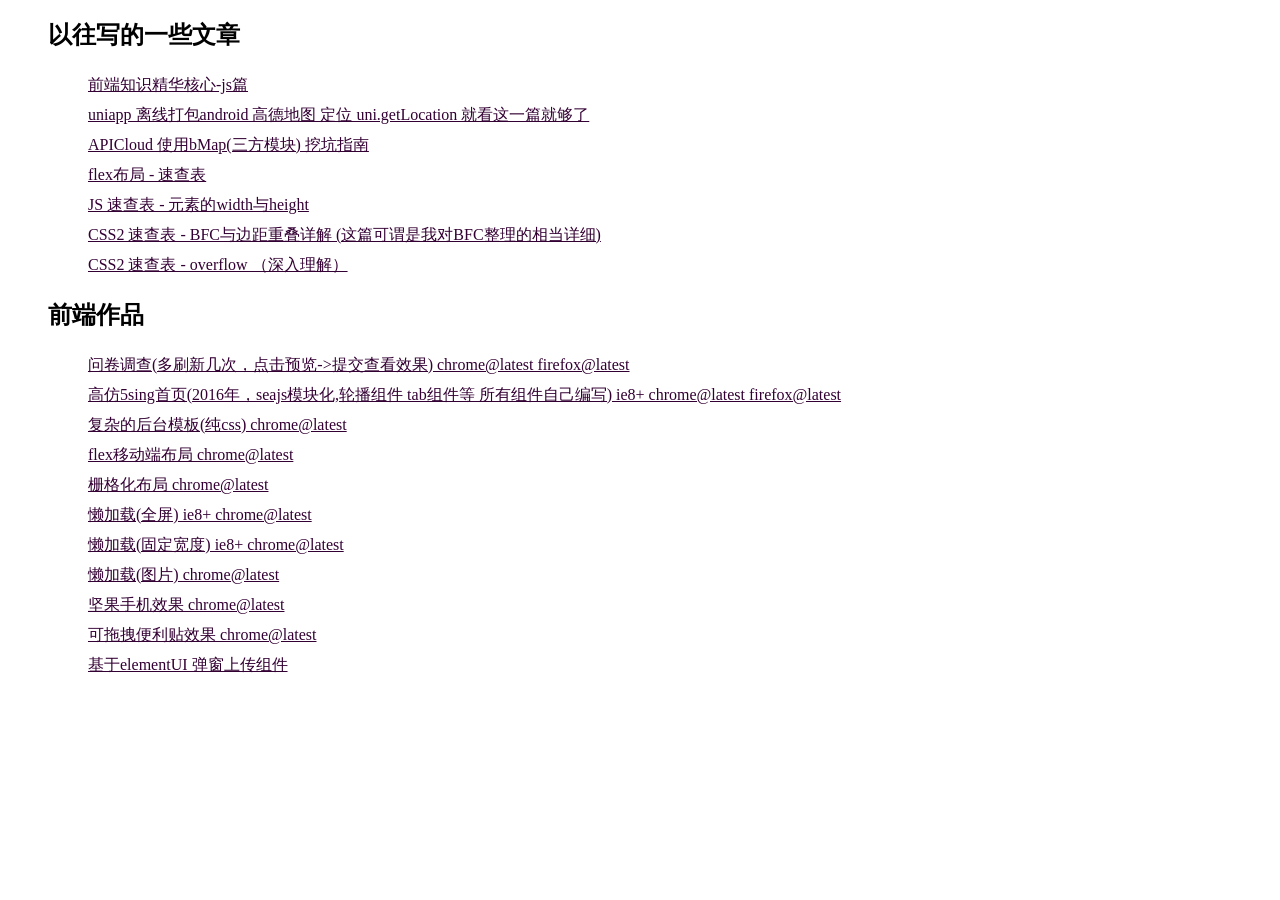
<file: index.html>
<!DOCTYPE html>
<html>
  <head>
    <meta charset="UTF-8" />
    <meta http-equiv="Content-Security-Policy" content="upgrade-insecure-requests" />
    <title>我的个人作品</title>
    <style type="text/css">
      li {
        list-style: none;
        line-height: 30px;
      }
      a {
      color:#330033;
      }
      .c {
        border: 1px;
      }
    </style>
  </head>
  <body>
    <ul>
      <li>
        <h2>以往写的一些文章</h2>
        <ul>
          <li><a href="https://www.jianshu.com/p/4498bbbcebbd" target="_blank" >前端知识精华核心-js篇</a></li>
          <li><a href="https://www.jianshu.com/p/8b65534742d6" target="_blank">uniapp 离线打包android 高德地图 定位 uni.getLocation 就看这一篇就够了</a></li>
          <li><a href="https://www.jianshu.com/p/98a3fff2a80b" target="_blank">APICloud 使用bMap(三方模块) 挖坑指南</a></li>
          <li><a href="https://www.jianshu.com/p/aa83393ab08d" target="_blank">flex布局 - 速查表</a></li>
          <li><a href="https://www.jianshu.com/p/cc44f5701440" target="_blank">JS 速查表 - 元素的width与height</a></li>
          <li><a href="https://www.jianshu.com/p/265fb9f0de97" target="_blank">CSS2 速查表 - BFC与边距重叠详解 (这篇可谓是我对BFC整理的相当详细)</a></li>
          <li><a href="https://www.jianshu.com/p/bf7757c73aed" target="_blank">CSS2 速查表 - overflow （深入理解）</a></li>
        </ul>
      </li>
    </ul>
    <ul>
      <li>
        <h2>前端作品</h2>
        <ul>
          <li><a href="http://fengzeming.github.io/mycode/works/question/index.html" target="_blank">问卷调查(多刷新几次，点击预览->提交查看效果) chrome@latest firefox@latest</a></li>
          <li><a href="https://wfxs2012.github.io/fengzeming/works/full/5sing/views/index.html" target="_blank">高仿5sing首页(2016年，seajs模块化,轮播组件 tab组件等 所有组件自己编写) ie8+ chrome@latest firefox@latest</a></li>
          <li><a href="https://wfxs2012.github.io/fengzeming/works/full/admin/index.html" target="_blank">复杂的后台模板(纯css) chrome@latest</a></li>
          <li><a href="https://wfxs2012.github.io/fengzeming/works/full/flex-layout/index.html" target="_blank">flex移动端布局 chrome@latest</a></li>
          <li><a href="https://wfxs2012.github.io/fengzeming/works/full/grid-layout/index.html" target="_blank">栅格化布局 chrome@latest</a></li>
          <li><a href="https://wfxs2012.github.io/fengzeming/works/effects/lazyload/screen/index.html" target="_blank">懒加载(全屏) ie8+ chrome@latest</a></li>
          <li><a href="https://wfxs2012.github.io/fengzeming/works/effects/lazyload/fixed/index.html" target="_blank">懒加载(固定宽度) ie8+ chrome@latest</a></li>
          <li><a href="https://wfxs2012.github.io/fengzeming/works/effects/lazyload/img/index.html" target="_blank">懒加载(图片) chrome@latest</a></li>
          <li><a href="https://wfxs2012.github.io/fengzeming/works/effects/nuts-phone/index.html" target="_blank">坚果手机效果 chrome@latest</a></li>
          <li><a href="https://wfxs2012.github.io/fengzeming/works/effects/sticky-note/index.html" target="_blank">可拖拽便利贴效果 chrome@latest</a></li>
          <li><a href="https://www.npmjs.com/package/vue-el-upload" target="_blank">基于elementUI 弹窗上传组件</a></li>
        </ul>
      </li>
    </ul>
<!--   
    <ul>
      <li>
        <h2>作品截图</h2>
      </li>
      <li><a href="./images.html" target="_blank" >链接地址</a></li>
        <li>小程序截图，和后台管理系统</li>
        <li>经销商的选择组件使用 自制 带分页的下拉表格选择组件支持搜索</li>
    </ul>
-->
  </body>
</html>
</file>
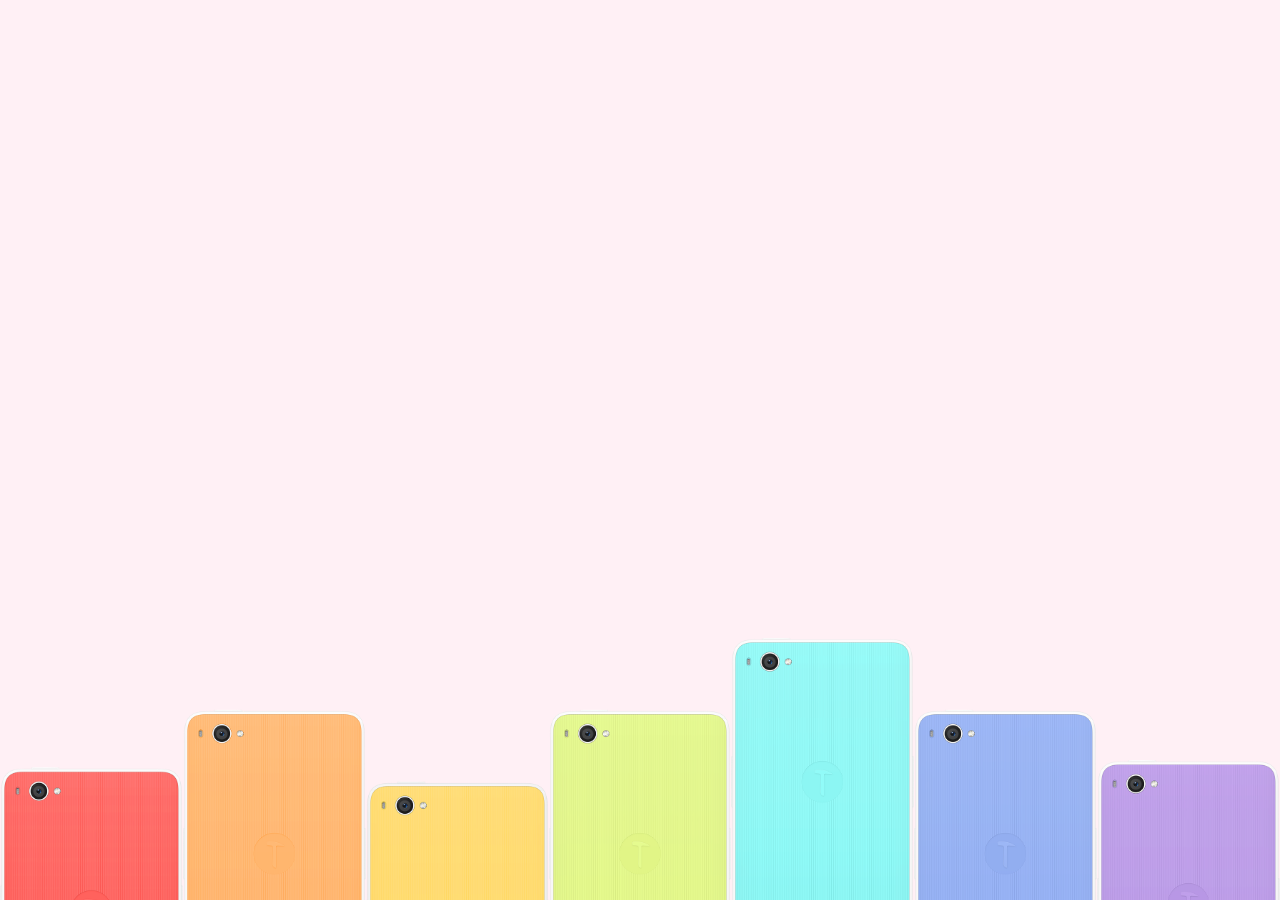
<file: works/effects/nuts-phone/index.html>
<!DOCTYPE html>
<html>
	<head>
		<meta charset="UTF-8">
		<title>坚果手机效果</title>
		<link rel="stylesheet" type="text/css" href="css/style.css" />
	</head>
	<body>
		<hr />
		<div id="div1">
			<ul id="oUl">
				<li>
					<img src="./img/1-1.png">
				</li>
				<li>
					<img src="./img/2-2.png">
				</li>
				<li>
					<img src="./img/3-3.png">
				</li>
				<li>
					<img src="./img/4-4.png">
				</li>
				<li>
					<img src="./img/5-5.png">
				</li>
				<li>
					<img src="./img/6-6.png">
				</li>
				<li>
					<img src="./img/7-7.png">
				</li>
			</ul>
		</div>
		<script src="js/result.js" type="text/javascript" charset="utf-8"></script>
	</body>

</html>
</file>
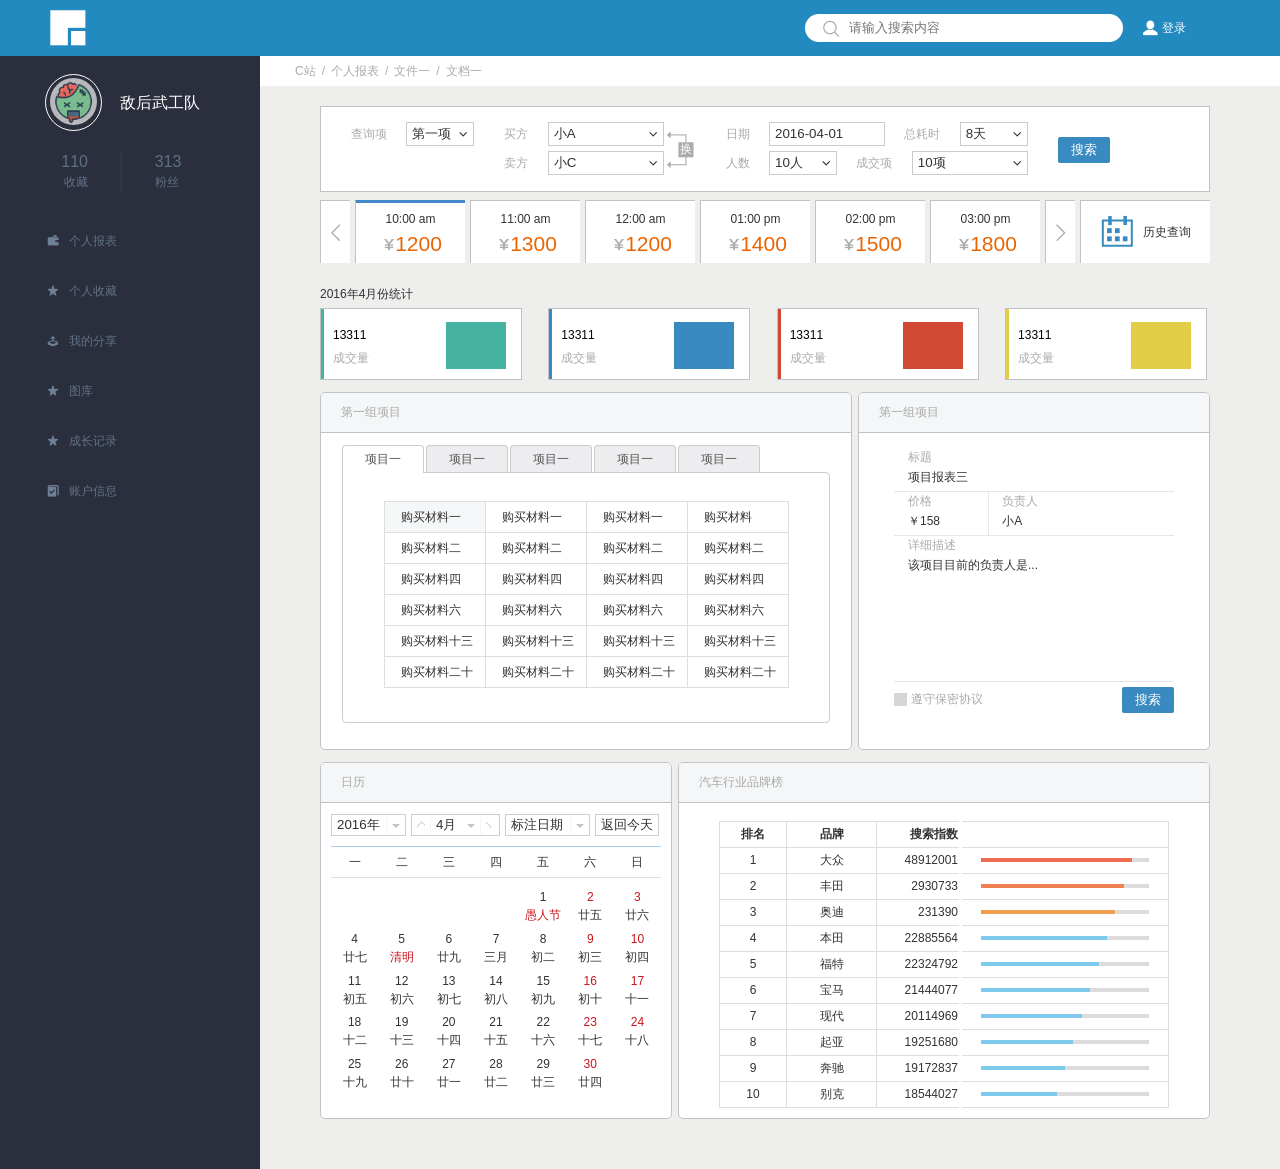
<file: works/full/admin/index.html>
<!DOCTYPE html>
<html>
	<head>
		<meta charset="UTF-8">
		<title>稍微复杂后台管理页面</title>
		<link rel="stylesheet" type="text/css" href="css/reset.css" />
		<link rel="stylesheet" type="text/css" href="css/bg.css" />
		<link rel="stylesheet" type="text/css" href="css/index.css" />
		<link rel="stylesheet" type="text/css" href="css/module/md-tabs.css" />
		<link rel="stylesheet" type="text/css" href="css/module/md-date.css" />
		<link rel="stylesheet" type="text/css" href="css/module/md-progress.css" />
	</head>
	<body>
		<!--header s-->
		<div class="header bgc-abf">
			<div class="h-box lyt1280 bgc-abf ovh">
				<h1 class="h-logo fl rel"><img src="img/logo.png"  alt="logo"/></h1>
				<ul class="h-nav fr">
					<li class="fl pr20">
						<a class="btn-search rel btn" href="javascript:;">搜索框</a>
						<input class="h-seacrh fr" type="text" name="search" placeholder="请输入搜索内容">
					</li>
					<li class="fl">
						<a class="fr" href="javascript:;"><i class="i-login rel"></i> 登录</a>
					</li>
				</ul>
			</div>
		</div>
		<!--header e-->
		<!--main s-->
		<div class="main lyt1280 rel ova fsbg">
			<div class="m-sidebar fl fsbg">
				<!--个人信息 s-->
				<div class="m-personal">
					<span class="avatar rel dib ovh tc vt round">
						<img class="vm round" src="img/avatar.png" width="47" height="47" alt="头像" />
					</span>
					<span class="name f16 dib vt gf">
						敌后武工队
					</span>
					<ul class="mt20">
						<li class="collect tr">
							<span class="f16 lh22">110</span>
							<span>收藏</span>
						</li>
						<li class="split"></li>
						<li class="fans tl">
							<span class="f16 lh22">313</span>
							<span>粉丝</span>
						</li>
					</ul>
				</div>
				<!--个人信息 e-->
				<!--菜单 s-->
				<ul class="m-menu ova">
					<li class="m-g-report">
						<input id="js-m-g-report-1" type="checkbox"> <label for="js-m-g-report-1">个人报表</label><span></span>
						<ul>
							<li><input id="js-m-g-report-1-1" type="checkbox"> <label for="js-m-g-report-1-1">文件一</label></li>
							<li>
								<input id="js-m-g-report-1-2" type="checkbox"> <label for="js-m-g-report-1-2">文件二</label>
								<ul class="last">
									<li><input id="js-m-g-report-1-2-1" type="checkbox"><label for="js-m-g-report-1-2-1">文档1</label></li>
									<li><input id="js-m-g-report-1-2-2" type="checkbox"><label for="js-m-g-report-1-2-2">文档2</label></li>
								</ul>
							</li>
						</ul>
					</li>
					<li class="m-collect">
						<input id="js-m-collect" type="checkbox"> <label for="js-m-collect">个人收藏</label>
					</li>
					<li class="m-share">
						<input id="js-m-share" type="checkbox"> <label for="js-m-share">我的分享</label>
					</li>
					<li class="m-album">
						<input id="js-m-album" type="checkbox"> <label for="js-m-album">图库</label>
					</li>
					<li class="m-record">
						<input id="js-m-record" type="checkbox"> <label for="js-m-record">成长记录</label>
					</li>
					<li class="m-account">
						<input id="js-m-account" type="checkbox"> <label for="js-m-account">账户信息</label>
					</li>
				</ul>
			</div>
			<!--内容 s-->
			<div class="content">
				<ul class="c-breadLine ovh bgc-f">
					<li><a href="#">C站</a></li>
					<li>/<a href="#">个人报表</a></li>
					<li>/<a href="#">文件一</a></li>
					<li>/<a href="#">文档一</a></li>
				</ul>
				<div class="wrapper">
					<div class="c-toolbar mt20  draft-3c8">
						<ul class="pt15 ovh">
							<li>
								<span class="label">查询项</span>
								<select class="w68" name="item">
									<option value="">第一项</option>
								</select>
							</li>
							<li class="deal">
								<span class="i-switch abs">换</span>
								<span class="label">买方</span>
								<select class="w116" name="item">
									<option value="">小A</option>
								</select>
								<span class="db pt5"></span>
								<span class="label">卖方</span>
								<select class="w116" name="item">
									<option value="">小C</option>
								</select>
							</li>
							<li>
								<span class="label">日期</span>
								<input class="w104" name="" type="text" value="2016-04-01" />
								<span class="label">总耗时</span>
								<select class="w68" name="item">
									<option value="">8天</option>
								</select>
								<span class="db pt5"></span>
								<span class="label">人数</span>
								<select class="w68" name="item">
									<option value="">10人</option>
								</select>
								<span class="label">成交项</span>
								<select class="w116" name="item">
									<option value="">10项</option>
								</select>
							</li>
							<li class="query">
								<button class="button">搜索</button>
							</li>
						</ul>
					</div>

					<div class="c-timing ovh">
						<div class="rotate rel fl">
							<a class="prev l0" href="javascript:;"><i class="i-prev"></i></a>
							<ul class="dib ovh mr5">
								<li class="active">
									<hr />
									<p class="time g32">10:00 <em>am</em></p>
									<p class="price"><i class="i-price bgi dib"></i>1200</p>
								</li>
								<li>
									<hr />
									<p class="time g32">11:00 <em>am</em></p>
									<p class="price"><i class="i-price bgi dib"></i>1300</p>
								</li>
								<li>
									<hr />
									<p class="time g32">12:00 <em>am</em></p>
									<p class="price"><i class="i-price bgi dib"></i>1200</p>
								</li>
								<li>
									<hr />
									<p class="time g32">01:00 <em>pm</em></p>
									<p class="price"><i class="i-price bgi dib"></i>1400</p>
								</li>
								<li>
									<hr />
									<p class="time g32">02:00 <em>pm</em></p>
									<p class="price"><i class="i-price bgi dib"></i>1500</p>
								</li>
								<li>
									<hr />
									<p class="time g32">03:00 <em>pm</em></p>
									<p class="price"><i class="i-price bgi dib"></i>1800</p>
								</li>
							</ul>
							<a class="next r0" href="javascript:;"><i class="i-next"></i></a>
						</div>
						<a class="history fr cl-a tc g32" href="javascript:;">
							<i class="i-calendar rel"></i>历史查询
						</a>
					</div>
					<div class="c-statistics">
						<h4 class="g32">2016年4月份统计</h4>
						<ul class="ovh">
							<li class="green">
								<p class="vertical"></p>
								<p class="total ell">13311</p>
								<p class="volume mt5">成交量</p>
								<p class="color"></p>
							</li>
							<li class="blue">
								<p class="vertical"></p>
								<p class="total ell">13311</p>
								<p class="volume mt5">成交量</p>
								<p class="color"></p>
							</li>
							<li class="red">
								<p class="vertical"></p>
								<p class="total ell">13311</p>
								<p class="volume mt5">成交量</p>
								<p class="color"></p>
							</li>
							<li class="yellow">
								<p class="vertical"></p>
								<p class="total ell">13311</p>
								<p class="volume mt5">成交量</p>
								<p class="color"></p>
							</li>
						</ul>
					</div>
					<div class="c-portal ovh">
						<div class="p-model draft-3c8 g-item-1 fl">
							<div class="title">
								第一组项目
							</div>
							<div class="p-content">
								<div class="md-tabs">
									<ul class="md-tabs-nav">
										<li><a class="curr" href="#">项目一</a></li>
										<li><a href="#">项目一</a></li>
										<li><a href="#">项目一</a></li>
										<li><a href="#">项目一</a></li>
										<li><a href="#">项目一</a></li>
									</ul>
									<div class="md-tabs-panel">
										<div id="md-tabs-panel-1">
											<table class="table g32">
												<tr>
													<th class="bgc-6f7">购买材料一</th>
													<th>购买材料一</th>
													<th>购买材料一</th>
													<th>购买材料</th>
												</tr>
												<tr>
													<td>购买材料二</td>
													<td>购买材料二</td>
													<td>购买材料二</td>
													<td>购买材料二</td>
												</tr>
												<tr>
													<td>购买材料四</td>
													<td>购买材料四</td>
													<td>购买材料四</td>
													<td>购买材料四</td>
												</tr>
												<tr>
													<td>购买材料六</td>
													<td>购买材料六</td>
													<td>购买材料六</td>
													<td>购买材料六</td>
												</tr>
												<tr>
													<td>购买材料十三</td>
													<td>购买材料十三</td>
													<td>购买材料十三</td>
													<td>购买材料十三</td>
												</tr>
												<tr>
													<td>购买材料二十</td>
													<td>购买材料二十</td>
													<td>购买材料二十</td>
													<td>购买材料二十</td>
												</tr>
											</table>
										</div>
									</div>
								</div>
							</div>
						</div>
						<div class="p-model draft-3c8 g-item-2 fr">
							<div class="title">
								第一组项目
							</div>
							<div class="p-content">
								<ol class="g-report cl-h">
									<li class="g-report-title">
										<h4>标题</h4>
										<p class="g32">项目报表三</p>
									</li>
									<li class="">
										<ol>
											<li class="g-report-price dib p0i">
												<h4>价格</h4>
												<p class="g32"><em>￥</em>158</p>
											</li>
											<li class="g-report-charge dib">
												<h4>负责人</h4>
												<p class="g32">小A</p>
											</li>
										</ol>
									</li>
									<li class="g-report-depict">
										<h4>详细描述</h4>
										<p class="g32">该项目目前的负责人是...</p>
									</li>
									<li class="g-report-button ovh p0i">
										<label class="checkbox fl ">
    										<input type="checkbox" name="test"/>
    										<span></span>
										</label> 遵守保密协议 <button class="button fr rel">搜索</button>
									</li>
								</ol>

							</div>
						</div>
					</div>
					<div class="c-portal ovh">
						<div class="p-model draft-3c8 g-item-3 fl">
							<div class="title">
								日历
							</div>
							<div class="p-content">
								<div class="md-date">
									<ul class="md-date-top ">
										<li class="md-date-y">
											<input type="text" value="2016年" /><label></label>
										</li>
										<li class="md-date-m">
											<a class="md-date-prev" href="javascript:;"><i><s>◇</s></i></a> <input type="text" value="4月" /><label></label><a class="md-date-next" href="javascript:;"><i><s>◇</s></i></a>
										</li>
										<li class="md-date-mark">
											<input type="text" value="标注日期" /><label></label>
										</li>
										<li class="md-date-today">
											<button>返回今天</button>
										</li>
									</ul>
									<table class="md-date-table g32">
										<thead>
											<tr>
												<td>一</td>
												<td>二</td>
												<td>三</td>
												<td>四</td>
												<td>五</td>
												<td>六</td>
												<td>日</td>
											</tr>

										</thead>
										<tbody class="md-date-limit">
											<tr>
												<td colspan="7"></td>
											</tr>
										</tbody>
										<tbody class="md-date-body">
											<tr>
												<td></td>
												<td></td>
												<td></td>
												<td></td>
												<td>
													<div>
														<span>1</span>
														<span class="festival">愚人节</span>
													</div>
												</td>
												<td>
													<div>
														<span class="weekend">2</span>
														<span>廿五</span>
													</div>
												</td>
												<td>
													<div>
														<span class="weekend">3</span>
														<span>廿六</span>
													</div>
												</td>
											</tr>
											<tr>
												<td>
													<div>
														<span>4</span>
														<span>廿七</span>
													</div>
												</td>
												<td>
													<div>
														<span>5</span>
														<span class="sterm">清明</span>
													</div>
												</td>
												<td>
													<div>
														<span>6</span>
														<span>廿九</span>
													</div>
												</td>
												<td>
													<div>
														<span>7</span>
														<span>三月</span>
													</div>
												</td>
												<td>
													<div>
														<span>8</span>
														<span>初二</span>
													</div>
												</td>
												<td>
													<div>
														<span class="weekend">9</span>
														<span>初三</span>
													</div>
												</td>
												<td>
													<div>
														<span class="weekend">10</span>
														<span>初四</span>
													</div>
												</td>
											</tr>
											<tr>
												<td>
													<div>
														<span>11</span>
														<span>初五</span>
													</div>
												</td>
												<td>
													<div>
														<span>12</span>
														<span>初六</span>
													</div>
												</td>
												<td>
													<div>
														<span>13</span>
														<span>初七</span>
													</div>
												</td>
												<td>
													<div>
														<span>14</span>
														<span>初八</span>
													</div>
												</td>
												<td>
													<div>
														<span>15</span>
														<span>初九</span>
													</div>
												</td>
												<td>
													<div>
														<span class="weekend">16</span>
														<span>初十</span>
													</div>
												</td>
												<td>
													<div>
														<span class="weekend">17</span>
														<span>十一</span>
													</div>
												</td>
											</tr>
											<tr>
												<td>
													<div>
														<span>18</span>
														<span>十二</span>
													</div>
												</td>
												<td>
													<div>
														<span>19</span>
														<span>十三</span>
													</div>
												</td>
												<td>
													<div>
														<span>20</span>
														<span>十四</span>
													</div>
												</td>
												<td>
													<div>
														<span>21</span>
														<span>十五</span>
													</div>
												</td>
												<td>
													<div>
														<span>22</span>
														<span>十六</span>
													</div>
												</td>
												<td>
													<div>
														<span class="weekend">23</span>
														<span>十七</span>
													</div>
												</td>
												<td>
													<div>
														<span class="weekend">24</span>
														<span>十八</span>
													</div>
												</td>
											</tr>
											<tr>
												<td>
													<div>
														<span>25</span>
														<span>十九</span>
													</div>
												</td>
												<td>
													<div>
														<span>26</span>
														<span>廿十</span>
													</div>
												</td>
												<td>
													<div>
														<span>27</span>
														<span>廿一</span>
													</div>
												</td>
												<td>
													<div>
														<span>28</span>
														<span>廿二</span>
													</div>
												</td>
												<td>
													<div>
														<span>29</span>
														<span>廿三</span>
													</div>
												</td>
												<td>
													<div>
														<span class="weekend">30</span>
														<span>廿四</span>
													</div>
												</td>
												<td>

												</td>
											</tr>
										</tbody>
									</table>

								</div>
							</div>
						</div>
						<div class="p-model draft-3c8 g-item-4 fr">

							<div class="title">
								汽车行业品牌榜
							</div>
							<div class="p-content">
								<table class="g32 tc">
									<tr>
										<th width="64">排名</th>
										<th width="87">品牌</th>
										<th class="cl-br tr" width="80">搜索指数</th>
										<th width="204"></th>
									</tr>
									<tr>
										<td>1</td>
										<td>大众</td>
										<td class="cl-br" align="right">
											48912001
										</td>
										<td>
											<span class="md-progress"><span  style="width: 90%;"></span></span>
										</td>
									</tr>
									<tr>
										<td>2</td>
										<td>丰田</td>
										<td class="cl-br tr">
											2930733
										</td>
										<td><span class="md-progress"><span class=" orange" style="width: 85%;"></span></span>
										</td>
									</tr>
									<tr>
										<td>3</td>
										<td>奥迪</td>
										<td class="cl-br tr">
											231390
										</td>
										<td><span class="md-progress"><span class=" yellow" style="width: 80%;"></span></span>
										</td>
									</tr>
									<tr>
										<td>4</td>
										<td>本田</td>
										<td class="cl-br tr">
											22885564
										</td>
										<td><span class="md-progress"><span class=" skyblue" style="width: 75%;"></span></span>
										</td>
									</tr>
									<tr>
										<td>5</td>
										<td>福特</td>
										<td class="cl-br tr">
											22324792
										</td>
										<td><span class="md-progress"><span class=" skyblue" style="width: 70%;"></span></span>
										</td>
									</tr>
									<tr>
										<td>6</td>
										<td>宝马</td>
										<td class="cl-br tr">
											21444077
										</td>
										<td><span class="md-progress"><span class=" skyblue" style="width: 65%;"></span></span>
										</td>
									</tr>
									<tr>
										<td>7</td>
										<td>现代</td>
										<td class="cl-br tr">
											20114969
										</td>
										<td><span class="md-progress"><span class=" skyblue" style="width: 60%;"></span></span>
										</td>
									</tr>
									<tr>
										<td>8</td>
										<td>起亚</td>
										<td class="cl-br tr">
											19251680
										</td>
										<td><span class="md-progress"><span class=" skyblue" style="width: 55%;"></span></span>
										</td>
									</tr>
									<tr>
										<td>9</td>
										<td>奔驰</td>
										<td class="cl-br tr">
											19172837
										</td>
										<td><span class="md-progress"><span class="percent skyblue" style="width: 50%;"></span></span>
										</td>
									</tr>
									<tr>
										<td>10</td>
										<td>别克</td>
										<td class="cl-br tr">
											18544027
										</td>
										<td><span class="md-progress"><span class="percent skyblue" style="width: 45%;"></span></span>
										</td>
									</tr>
								</table>
							</div>
						</div>
					</div>
				</div>
			</div>
		</div>
	</body>

</html>
</file>
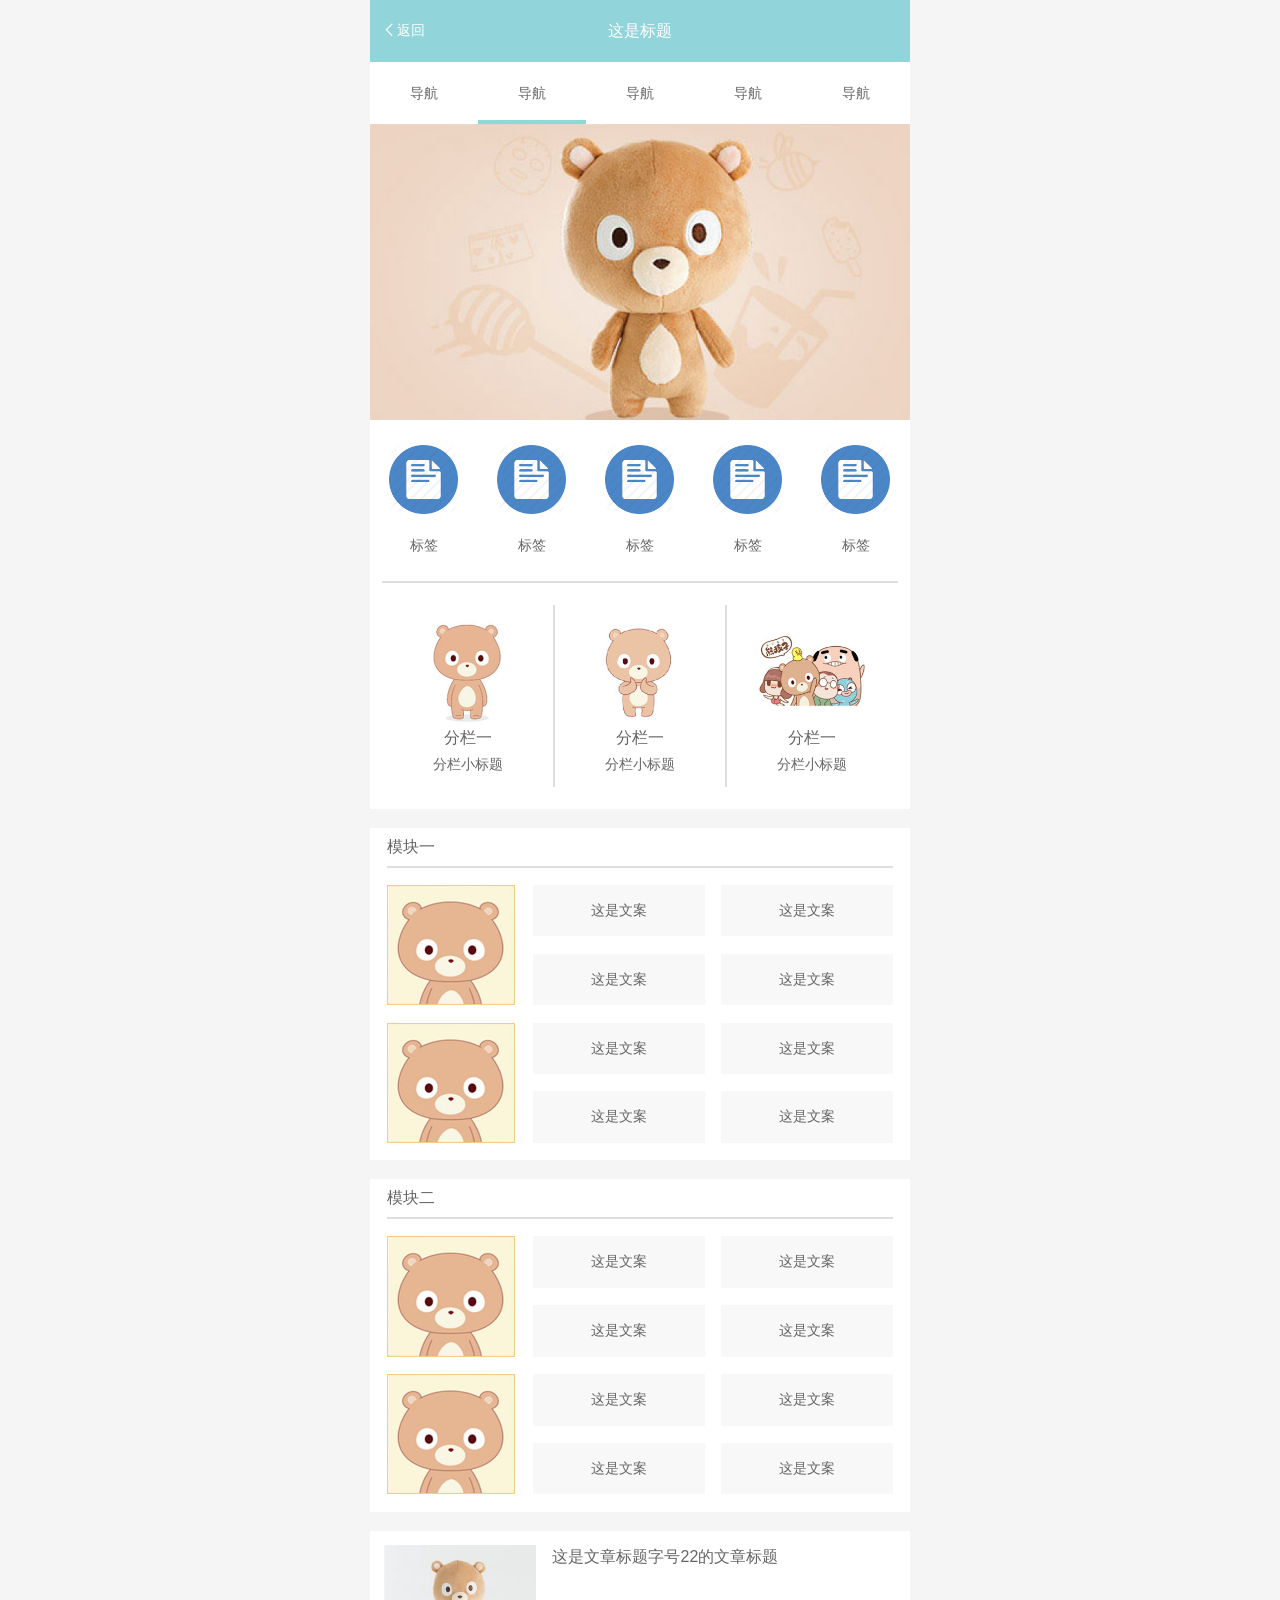
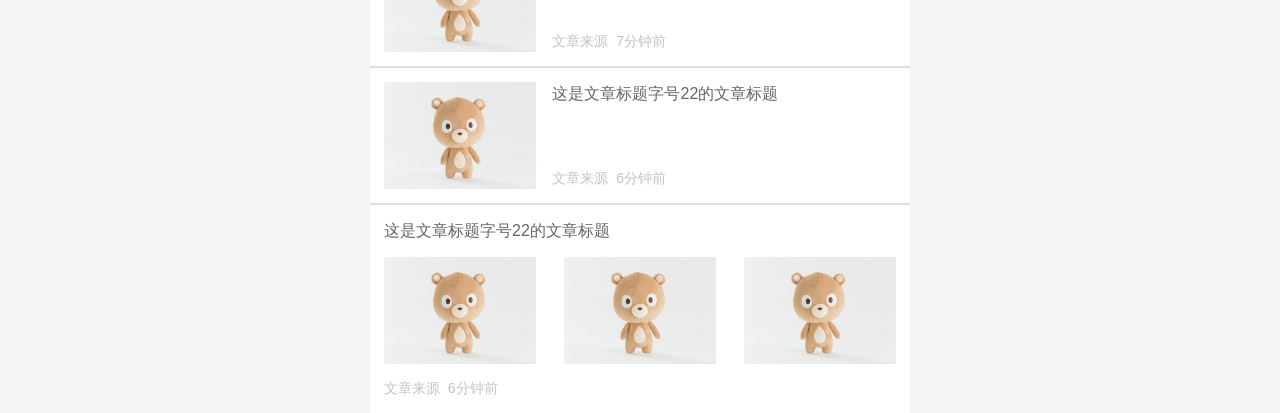
<file: works/full/flex-layout/index.html>
<!DOCTYPE html>

<html lang="en">
<head>
    <meta charset="UTF-8">
    <title>Document</title>
</head>
<body>
    
</body>

<html>

	<head>
		<meta charset="UTF-8">
		<meta content="yes" name="apple-mobile-web-app-capable">
		<meta content="yes" name="apple-touch-fullscreen">
		<meta name="viewport" content="initial-scale=1, maximum-scale=1, minimum-scale=1, user-scalable=no">
		<link rel="stylesheet" type="text/css" href="font/icon.css"/>
		<link rel="stylesheet" type="text/css" href="css/reset.css" />
		<link rel="stylesheet" type="text/css" href="css/layout.css" />
		<script src="js/rem.js" type="text/javascript"></script>
		<title>移动Web flex页面布局实践</title>
	</head>

	<body>
		<div class="wrapper">

			<header class="header">
				<h1 class="f48">这是标题</h1>
				<a class="f44" href="javascript:;"><i class="f74 icon i-back"></i> 返回</a>
			</header>
			<nav class="nav f40">
				<ul>
					<li>导航</li>
					<li class="active">导航</li>
					<li>导航</li>
					<li>导航</li>
					<li>导航</li>
				</ul>
			</nav>
			<div class="banner">
				<div class="slider">
					<img src="img/banner-bg.png" alt="轮播图" />
				</div>
			</div>
			<div class="main">
				<div class="subfield">
					<div class="tags f36">
						<a href="javascript:;"><span class="icon"></span> <span class="title">标签</span> </a>
						<a href="javascript:;"><span class="icon"></span> <span class="title">标签</span> </a>
						<a href="javascript:;"><span class="icon"></span> <span class="title">标签</span> </a>
						<a href="javascript:;"><span class="icon"></span> <span class="title">标签</span> </a>
						<a href="javascript:;"><span class="icon"></span> <span class="title">标签</span> </a>
					</div>
					<div class="list">
						<figure>
							<img src="img/list-1-200x200.png" />
							<figcaption>
								<h2 class="f48">分栏一</h2>
								<h3 class="f36">分栏小标题</h3>
							</figcaption>
						</figure>
						<figure>
							<img src="img/list-2-200x200.png" />
							<figcaption>
								<h2 class="f48">分栏一</h2>
								<h3 class="f36">分栏小标题</h3>
							</figcaption>
						</figure>
						<figure>
							<img src="img/list-3-200x200.png" />
							<figcaption>
								<h2 class="f48">分栏一</h2>
								<h3 class="f36">分栏小标题</h3>
							</figcaption>
						</figure>
					</div>
				</div>

				<div class="module">
					<section>
						<h2 class="f48">模块一</h2>
						<figure>
							<img src="img/module-bg-237x223.png" />
							<figcaption class="f36">
								<a href="#">这是文案</a>
								<a href="#">这是文案</a>
								<a href="#">这是文案</a>
								<a href="#">这是文案</a>
							</figcaption>
						</figure>
						<figure>
							<img src="img/module-bg-237x223.png" />
							<figcaption class="f36">
								<a href="#">这是文案</a>
								<a href="#">这是文案</a>
								<a href="#">这是文案</a>
								<a href="#">这是文案</a>
							</figcaption>
						</figure>
					</section>
				</div>
				<div class="module">
					<section>
						<h2 class="f48">模块二</h2>
						<figure>
							<img src="img/module-bg-237x223.png" />
							<figcaption class="f36">
								<a href="#">这是文案</a>
								<a href="#">这是文案</a>
								<a href="#">这是文案</a>
								<a href="#">这是文案</a>
							</figcaption>
						</figure>
						<figure>
							<img src="img/module-bg-237x223.png" />
							<figcaption class="f36">
								<a href="#">这是文案</a>
								<a href="#">这是文案</a>
								<a href="#">这是文案</a>
								<a href="#">这是文案</a>
							</figcaption>
						</figure>
					</section>
				</div>

				<div class="articles">
					<section>
						<figure>
							<img src="img/list-bg-282x198.png" />
							<figcaption>
								<h3 class="f46">这是文章标题字号22的文章标题</h3>
								<span class="f36 gc3">文章来源&nbsp;&nbsp;7分钟前</span>
							</figcaption>
						</figure>
					</section>
					<section>
						<figure>
							<img src="img/list-bg-282x198.png" />
							<figcaption>
								<h3 class="f46">这是文章标题字号22的文章标题</h3>
								<span class="f36 gc3">文章来源&nbsp;&nbsp;6分钟前</span>
							</figcaption>
						</figure>
					</section>
					<section class="more">
						<h3 class="f46">这是文章标题字号22的文章标题</h3>
						<figure>
							<div class="pic">
								<img src="img/list-bg-282x198.png" />
								<img src="img/list-bg-282x198.png" />
								<img src="img/list-bg-282x198.png" />
							</div>
							<figcaption>
								<span class="f36 gc3">文章来源&nbsp;&nbsp;6分钟前</span>
							</figcaption>
						</figure>
					</section>
				</div>
			</div>
		</div>
	</body>

</html>
</file>
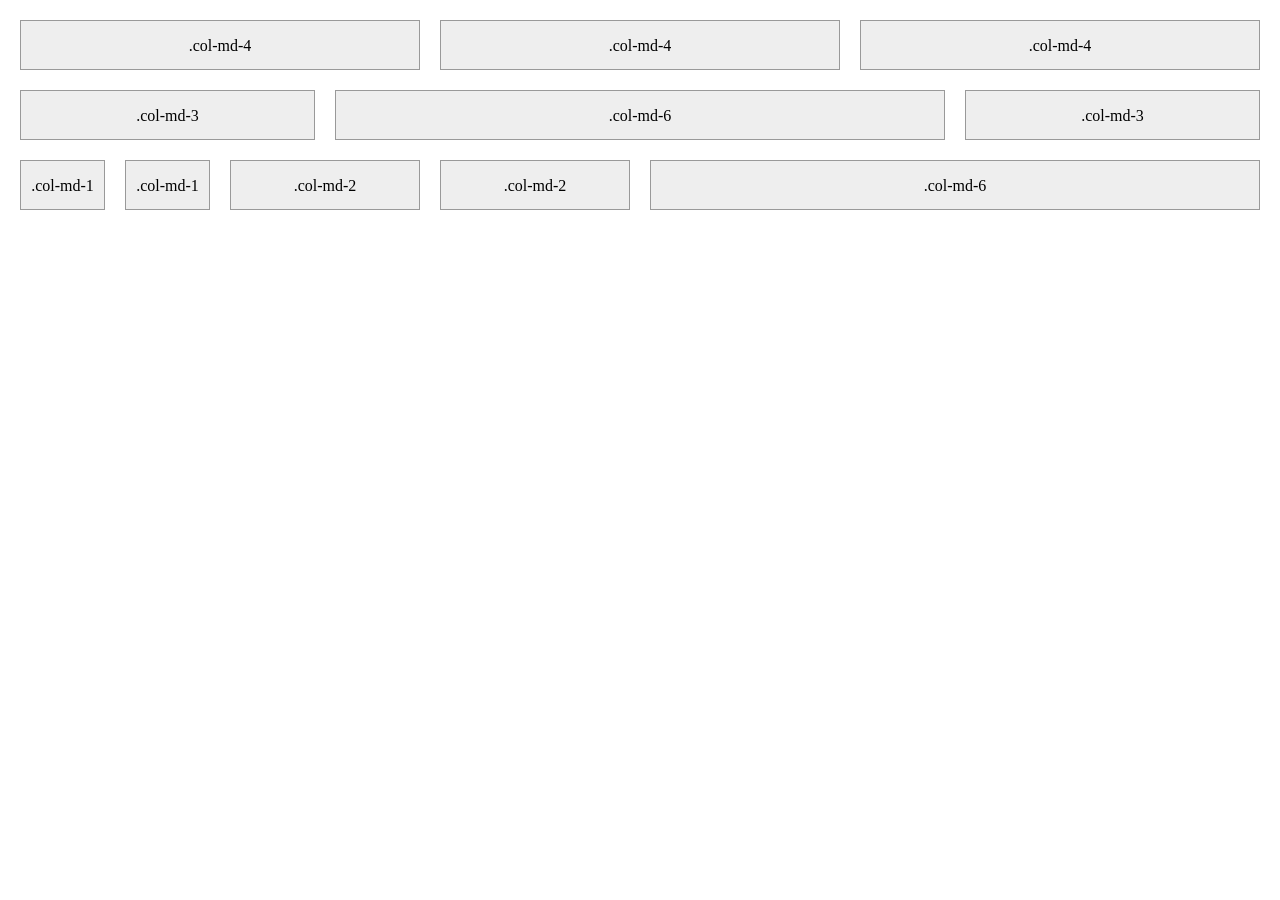
<file: works/full/grid-layout/index.html>
<!DOCTYPE html>
<html>
	<head>
		<meta charset="UTF-8">
		<title>响应式网格（栅格化）布局</title>
		<style type="text/css">
			body {
				margin: 0;
			}
			
			.grid-container {
				padding: 10px;
				
			}
			.grid-container * {
				box-sizing: border-box;
			}
			.row:before,
			.row:after {
				content: "";
				display: table;
				clear: both;
			}
			
			[class*='col-'] {
				float: left;
				padding: 10px;
			}
			
			[class*='col-'] .box {
				height: 50px;
				line-height: 50px;
				border: 1px solid #999;
				background-color: #eee;
				text-align: center;
			}
			
			@media all and (min-width:768px) {
				.col-md-1 {
					width: 8.333333%;
				}
				.col-md-1 .box::after {
					content: '.col-md-1';
				}
				.col-md-2 {
					width: 16.666666%;
				}
				.col-md-2 .box::after {
					content: '.col-md-2';
				}
				.col-md-3 {
					width: 25%;
				}
				.col-md-3 .box::after {
					content: '.col-md-3';
				}
				.col-md-4 {
					width: 33.333333%;
				}
				.col-md-4 .box::after {
					content: '.col-md-4';
				}
				.col-md-5 {
					width: 41.666666%;
				}
				.col-md-5 .box::after {
					content: '.col-md-5';
				}
				.col-md-6 {
					width: 50%;
				}
				.col-md-6 .box::after {
					content: '.col-md-6';
				}
				.col-md-7 {
					width: 58.333333%;
				}
				.col-md-7 .box::after {
					content: '.col-md-7';
				}
				.col-md-8 {
					width: 66.666666%;
				}
				.col-md-8 .box::after {
					content: '.col-md-8';
				}
				.col-md-9 {
					width: 75%;
				}
				.col-md-9 .box::after {
					content: '.col-md-9';
				}
				.col-md-10 {
					width: 83.333333%;
				}
				.col-md-10 .box::after {
					content: '.col-md-10';
				}
				.col-md-11 {
					width: 91.666666%;
				}
				.col-md-11 .box::after {
					content: '.col-md-11';
				}
				.col-md-12 {
					width: 100%;
				}
				.col-md-12 .box::after {
					content: '.col-md-12';
				}
			}
			
			@media all and (max-width:768px) {
				.col-sm-1 {
					width: 8.333333%;
				}
				.col-sm-1 .box::after {
					content: 'col-sm-1';
				}
				.col-sm-2 {
					width: 16.666666%;
				}
				.col-sm-2 .box::after {
					content: 'col-sm-2';
				}
				.col-sm-3 {
					width: 25%;
				}
				.col-sm-3 .box::after {
					content: 'col-sm-3';
				}
				.col-sm-4 {
					width: 33.333333%;
				}
				.col-sm-4 .box::after {
					content: 'col-sm-4';
				}
				.col-sm-5 {
					width: 41.666666%;
				}
				.col-sm-5 .box::after {
					content: 'col-sm-5';
				}
				.col-sm-6 {
					width: 50%;
				}
				.col-sm-6 .box::after {
					content: 'col-sm-6';
				}
				.col-sm-7 {
					width: 58.333333%;
				}
				.col-sm-7 .box::after {
					content: 'col-sm-7';
				}
				.col-sm-8 {
					width: 66.666666%;
				}
				.col-sm-8 .box::after {
					content: 'col-sm-8';
				}
				.col-sm-9 {
					width: 75%;
				}
				.col-sm-9 .box::after {
					content: 'col-sm-9';
				}
				.col-sm-10 {
					width: 83.333333%;
				}
				.col-sm-10 .box::after {
					content: 'col-sm-10';
				}
				.col-sm-11 {
					width: 91.666666%;
				}
				.col-sm-11 .box::after {
					content: 'col-sm-11';
				}
				.col-sm-12 {
					width: 100%;
				}
				.col-sm-12 .box::after {
					content: 'col-sm-12';
				}
			}
		</style>

	</head>

	<body>
		<div class="grid-container">
			<div class="row">
				<div class="col-md-4 col-sm-6">
					<div class="box"></div>
				</div>
				<div class="col-md-4 col-sm-6">
					<div class="box"></div>
				</div>
				<div class="col-md-4 col-sm-12">
					<div class="box"></div>
				</div>
			</div>
			<div class="row">
				<div class="col-md-3 col-sm-3">
					<div class="box"></div>
				</div>
				<div class="col-md-6 col-sm-6">
					<div class="box"></div>
				</div>
				<div class="col-md-3 col-sm-3">
					<div class="box"></div>
				</div>
			</div>
			<div class="row">
				<div class="col-md-1 col-sm-2">
					<div class="box"></div>
				</div>
				<div class="col-md-1 col-sm-2">
					<div class="box"></div>
				</div>
				<div class="col-md-2 col-sm-8">
					<div class="box"></div>
				</div>
				<div class="col-md-2 col-sm-3">
					<div class="box"></div>
				</div>
				<div class="col-md-6 col-sm-3">
					<div class="box"></div>
				</div>
			</div>
		</div>
	</body>
</html>
</file>
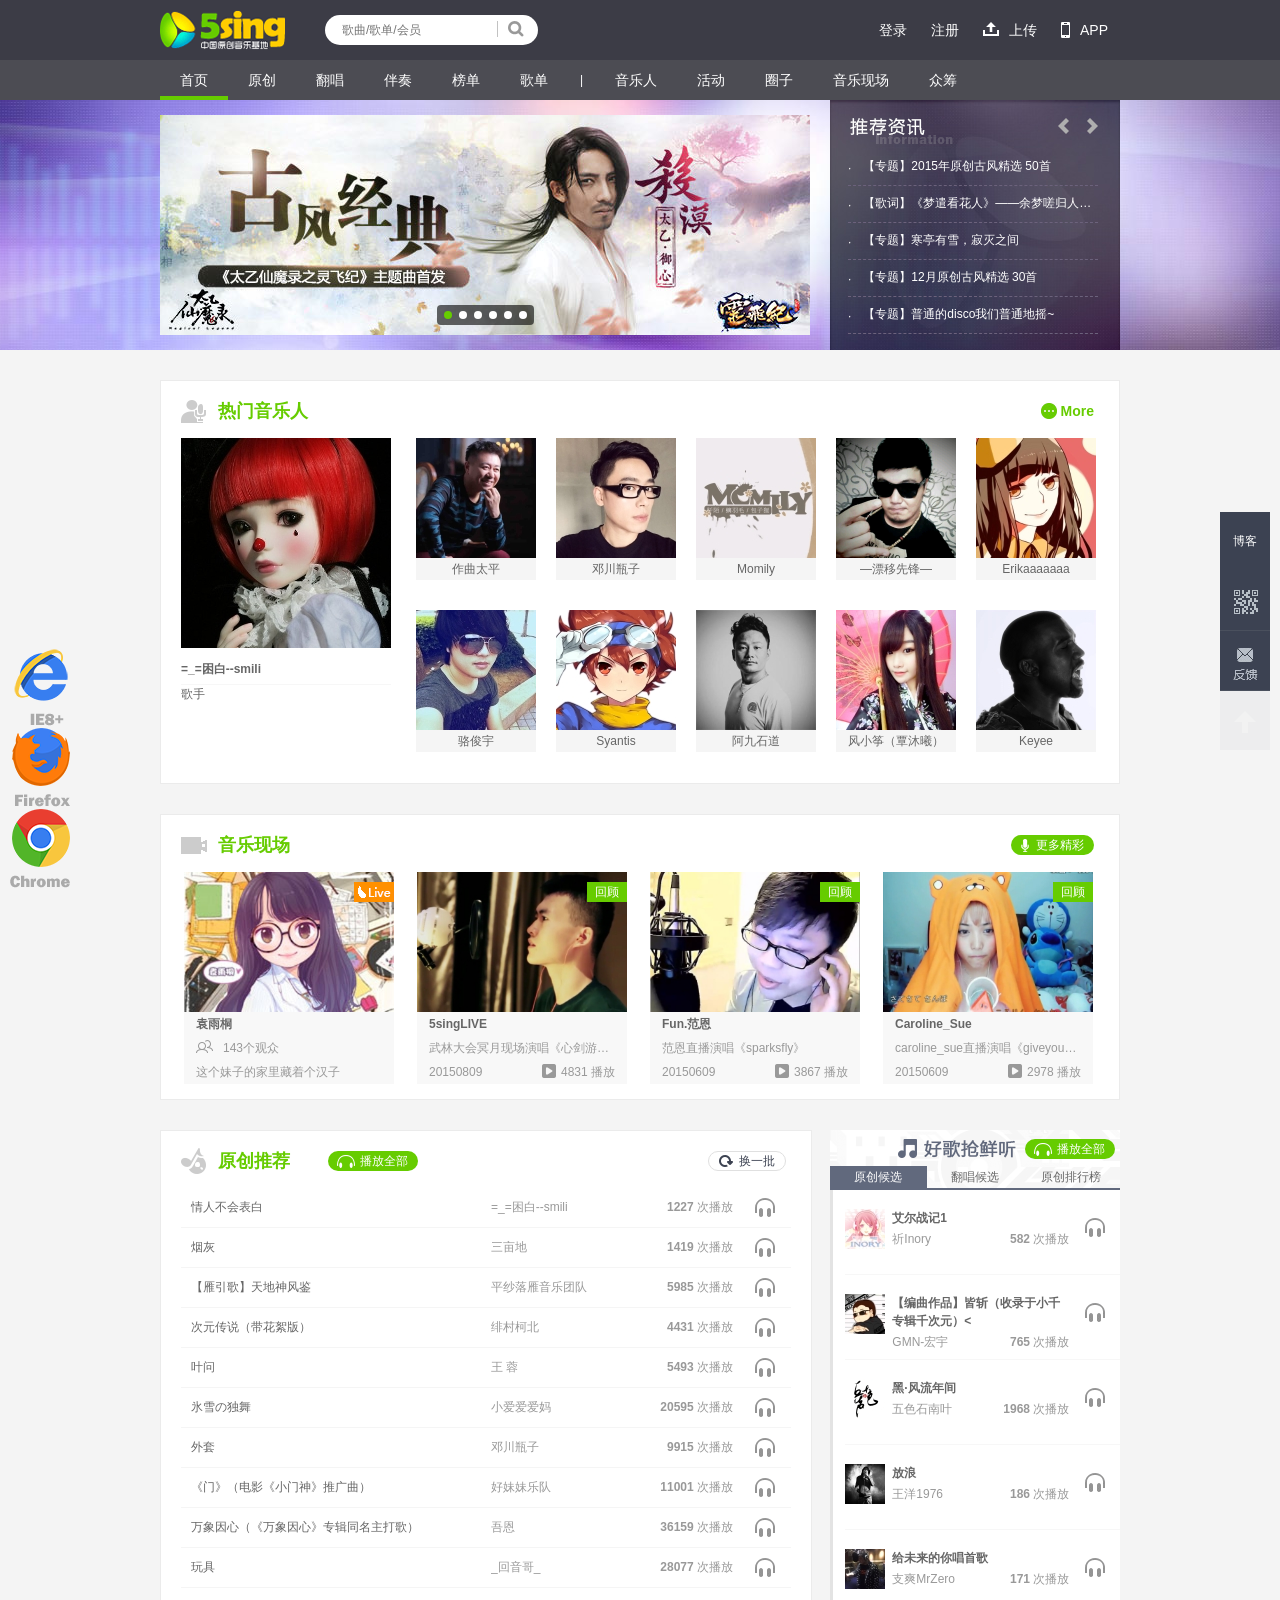
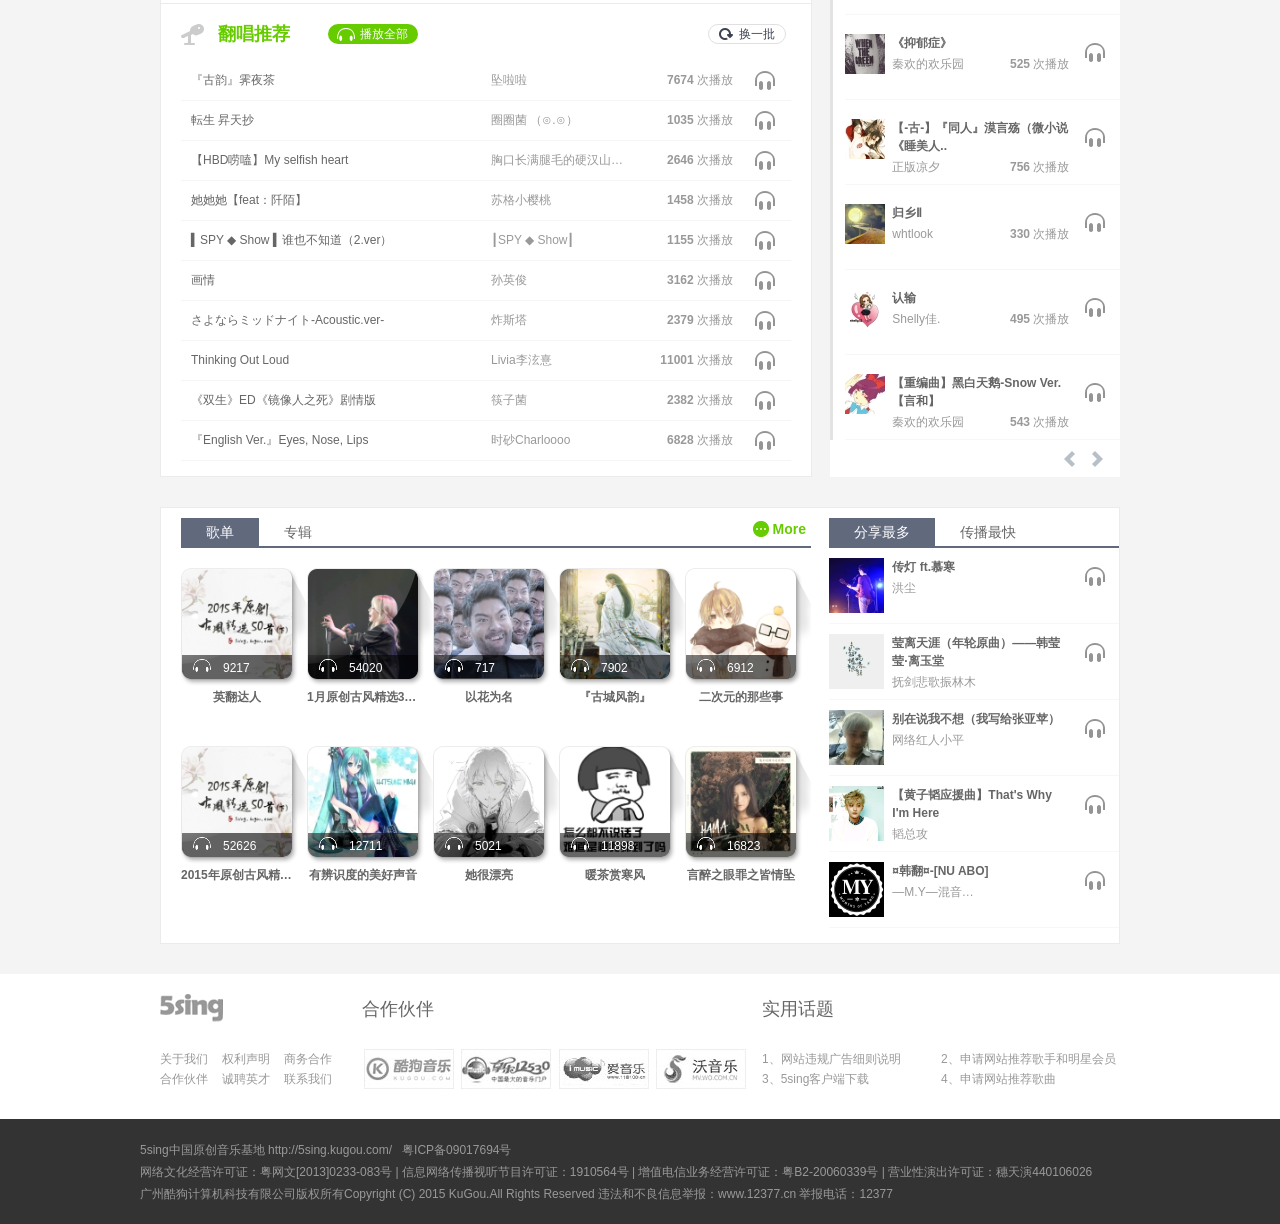
<file: works/full/5sing/views/index.html>
<!DOCTYPE html>
<html>

	<head>
		<meta charset="utf-8" />
		<title>中国原创音乐基地 5SING</title>
		<meta name="keywords" content="中国原创音乐基地，原创，伴奏，免费伴奏，原创音乐，翻唱，网络歌曲，手机铃声，翻唱音乐，手机彩铃，网络音乐，5sing" />
		<meta name="description" content="中国原创音乐基地，数字音乐网站，汇集了大量的网络歌手的原创音乐歌曲及翻唱歌曲，提供大量歌曲的伴奏以及歌词免费下载，将喜爱的音乐或者歌曲作为手机彩铃下载" />
		<link rel="stylesheet" type="text/css" href="../static/css/g-normalize.css" />
		<link rel="stylesheet" type="text/css" href="../static/css/g-bgpic.css" />
		<link rel="stylesheet" type="text/css" href="../static/css/animation/flip-am.css" />
		<link rel="stylesheet" type="text/css" href="../static/css/mod/header-mod.css" />
		<link rel="stylesheet" type="text/css" href="../static/css/mod/slider-mod.css" />
		<link rel="stylesheet" type="text/css" href="../static/css/mod/pop-mod.css" />
		<link rel="stylesheet" type="text/css" href="../static/css/mod/more-mod.css" />
		<link rel="stylesheet" type="text/css" href="../static/css/mod/tab-mod.css" />
		<link rel="stylesheet" type="text/css" href="../static/css/mod/flmenu-mod.css" />
		<link rel="stylesheet" type="text/css" href="../static/css/mod/footer-mod.css" />
		<link rel="stylesheet" type="text/css" href="../static/css/g-reset.css" />
		<link rel="stylesheet" type="text/css" href="../static/css/index.css" />
		<link rel="stylesheet" type="text/css" href="../static/css/llq/llq.css" />
		<!--
    	作者：冯泽民
    	技术：seajs+jquery+artTemplate
    	兼容性：ie8~11 chrome最新 firefox最新
    	描述：实际项目中会使用基于nodejs前端构建工具压缩合并css所以这里把页面的各个部分模块化
    -->
		<!--[if lt IE 10]>
    	<style type="text/css">
		.am-list{
			position: relative !important;
			display: none ;
			opacity: 1 !important;
		}
		.am-list.current{
			display:block ;
			opacity: 1 !important;
		}
	</style>
    <![endif]-->

	</head>

	<body>
		<!--头部开始-->
		<div class="p-header-box fix zx3">
			<div class="m-hd-col">
				<div class="lyt960 ovh">
					<div class="m-hd-logo fl ">
						<a href="#"><img src="../static/img/center_logo.png" alt="中国原创音乐基地" /></a>
					</div>
					<div class="m-hd-se fl ">
						<input class="m-hd-seipt dib " type="text" name="search" placeholder="歌曲/歌单/会员" />
						<a class="m-hd-sebtn rel dib bgi i-se " href="javascript:;"></a>
					</div>
					<ul class="m-hd-nav fr ovh f14 ">
						<li><a href="javascript:;">登录</a></li>
						<li><a href="javascript:;">注册</a></li>
						<li>
							<a href="javascript:;"><i class="m-hd-up rel dib bgi i-up "></i>上传</a>
							<span class="abs zx2 dn">
								<a href="#">上传原创</a>
								<a href="#">上传翻唱</a>
								<a href="#">上传伴奏</a>
								<a href="#">歌曲管理</a>
							</span>
						</li>
						<li>
							<a href="javascript:;"><i class="m-hd-app rel dib bgi i-app "></i>APP</a>
							<span class="abs zx2 dn lh0">
								<img  src="../static/img/5singcode.png" width="100" height="100"/>
							</span>
						</li>
					</ul>
				</div>
			</div>
			<!--菜单-->
			<div class="m-hd-nav-col">
				<div class="lyt960 ovh">
					<ul class="m-hd-navlist fl ovh ">
						<li class="curr"><a href="javascript:;">首页</a></li>
						<li><a href="javascript:;">原创</a></li>
						<li><a href="javascript:;">翻唱</a></li>
						<li><a href="javascript:;">伴奏</a></li>
						<li><a href="javascript:;">榜单</a></li>
						<li><a href="javascript:;">歌单</a></li>
						<li class="split">|</li>
						<li><a href="javascript:;">音乐人</a></li>
						<li><a href="javascript:;">活动</a></li>
						<li><a href="javascript:;">圈子</a></li>
						<li><a href="javascript:;">音乐现场</a></li>
						<li><a href="javascript:;">众筹</a></li>
					</ul>
				</div>
			</div>
		</div>
		<!--头部结束-->

		<!--banner开始-->
		<div class="p-banner-box">
			<div class="lyt960 ovh">
				<!--图片轮换-s -->
				<div id="js-slider" class="m-slider fl ovh">
					<!--js动态生成-->
				</div>
				<!--图片轮换-e -->
				<div id="js-reco-tab" class="p-reco-col fr">
					<div class="ovh pr20">
						<h2 class="p-reco-title fl bgi-cont btn">推荐资讯</h2>
						<div class="fr">
							<a class="jc-tab-btn jc-tab-prev bgi-nav btn  wh16 i-prev" href="javascript:;">上一页</a>
							<a class="jc-tab-btn jc-tab-next bgi-nav btn  wh16 i-next" href="javascript:;">下一页</a>
						</div>
					</div>
					<div class="jc-tab-content jc-tab-item p-reco-content am-flipY rel ovh">
						<!--动态生成-->
					</div>
				</div>
			</div>
		</div>
		<!--banner结束-->

		<!--内容开始-->
		<div class="p-content-box">
			<div class="lyt960">
				<!--热门音乐人 start-->
				<div class="m-pop pl15-20 mt30">
					<div class="m-pop-title-col ovh">
						<h2 class="m-pop-title fl"><i class="bgi-cont btn wh30 i-hot"></i>热门音乐人</h2>
						<a class="m-more-def fr f14" href="#"><i class="bgi-nav btn wh16"></i>More</a>
					</div>
					<div id="js-hot" class="m-pop-content-col ovh">
						<dl class="p-hot-alone-col fl ">
							<dt class="p-hot-alone-pic rel ovh">
									<a href="#"><img src="../web/img/hot-section/daren_210_210.jpg" width="210" height="210" alt="Keyee"/></a>
							<em class="p-hot-val alone abs  gf opy" >播放热门歌曲<i class="abs r0 bgi-nav btn wh20 i-lsen "></i></em>
							</dt>
							<dd class="p-hot-alone-name">
								<strong><a class="g-ft14" href="#">=_=困白--smili</a></strong>
							</dd>
							<dd class="p-hot-alone-fame">歌手</dd>
						</dl>
						<div class="p-hot-list-col fl ">
							<ul class="fl">
								<li>
									<span class="rel db ovh lh0">
									<a href="#">
										<img src="../web/img/hot-section/list_1_120_120.jpg" width="120" height="120" alt="作曲太平" />
									</a>
									<em class="p-hot-val abs gf opy">播放热门歌曲<i class="abs r0 bgi-nav btn wh20 i-lsen "></i></em>
									</span>
									<h4><a href="#">作曲太平</a></h4>
								</li>
								<li>
									<span class="rel db ovh lh0">
									<a href="#">
										<img src="../web/img/hot-section/list_2_120_120.jpg" width="120" height="120" alt="邓川瓶子" />
									</a>
									<em class="p-hot-val abs gf opy">播放热门歌曲<i class="abs r0 bgi-nav btn wh20 i-lsen "></i></em>
									</span>
									<h4><a href="#">邓川瓶子</a></h4>
								</li>
								<li>
									<span class="rel db ovh lh0">
									<a href="#">
										<img src="../web/img/hot-section/list_3_120_120.jpg" width="120" height="120" alt="Momily" />
									</a>
									<em class="p-hot-val abs gf opy">播放热门歌曲<i class="abs r0 bgi-nav btn wh20 i-lsen "></i></em>
									</span>
									<h4><a href="#">Momily</a></h4>
								</li>
								<li>
									<span class="rel db ovh lh0">
									<a href="#"><img src="../web/img/hot-section/list_4_120_120.jpg" width="120" height="120" alt="—漂移先锋—" /></a>
									<em class="p-hot-val abs gf opy">播放热门歌曲<i class="abs r0 bgi-nav btn wh20 i-lsen "></i></em>
									</span>
									<h4><a href="#">—漂移先锋—</a></h4>
								</li>
								<li>
									<span class="rel db ovh lh0">
									<a href="#"><img src="../web/img/hot-section/list_5_120_120.jpg" width="120" height="120" alt="Erikaaaaaaa" /></a>
									<em class="p-hot-val abs gf opy">播放热门歌曲<i class="abs r0 bgi-nav btn wh20 i-lsen "></i></em>
									</span>
									<h4><a href="#">Erikaaaaaaa</a></h4>
								</li>
								<li>
									<span class="rel db ovh lh0">
									<a href="#"><img src="../web/img/hot-section/list_6_120_120.jpg" width="120" height="120" alt="骆俊宇" /></a>
									<em class="p-hot-val abs gf opy">播放热门歌曲<i class="abs r0 bgi-nav btn wh20 i-lsen "></i></em>
									</span>
									<h4><a href="#">骆俊宇</a></h4>
								</li>
								<li>
									<span class="rel db ovh lh0">
									<a href="#"><img src="../web/img/hot-section/list_7_120_120.jpg" width="120" height="120" alt="Syantis" /></a>
									<em class="p-hot-val abs gf opy">播放热门歌曲<i class="abs r0 bgi-nav btn wh20 i-lsen "></i></em>
									</span>
									<h4><a href="#">Syantis</a></h4>
								</li>
								<li>
									<span class="rel db ovh lh0">
									<a href="#"><img src="../web/img/hot-section/list_8_120_120.jpg" width="120" height="120" alt="阿九石道" /></a>
									<em class="p-hot-val abs gf opy">播放热门歌曲<i class="abs r0 bgi-nav btn wh20 i-lsen "></i></em>
									</span>
									<h4><a href="#">阿九石道</a></h4>
								</li>
								<li>
									<span class="rel db ovh lh0">
									<a href="#"><img src="../web/img/hot-section/list_9_120_120.jpg" width="120" height="120" alt="风小筝（覃沐曦）" /></a>
									<em class="p-hot-val abs gf opy">播放热门歌曲<i class="abs r0 bgi-nav btn wh20 i-lsen "></i></em>
									</span>
									<h4><a href="#">风小筝（覃沐曦）</a></h4>
								</li>
								<li>
									<span class="rel db ovh lh0">
									<a href="#"><img src="../web/img/hot-section/list_10_120_120.jpg" width="120" height="120" alt="Keyee" /></a>
									<em class="p-hot-val abs gf opy">播放热门歌曲<i class="abs r0 bgi-nav btn wh20 i-lsen "></i></em>
									</span>
									<h4><a href="#">Keyee</a></h4>
								</li>
							</ul>
						</div>
					</div>
				</div>
				<!--热门音乐人 end-->

				<!--音乐现场 start-->
				<div class="m-pop mt30 pl0">
					<div class="m-pop-title-col ovh  pl20">
						<h2 class="m-pop-title fl "><i class="bgi-cont btn wh30 i-live"></i>音乐现场</h2>
						<a class="m-more-well fr " href="#"><i class="bgi btn"></i>更多精彩</a>
					</div>
					<div class="m-pop-content-col ovh ">
						<dl class="p-live">
							<dt class="rel">
								<a href="#"><img src="../web/img/live-mod/list_1_300_200.jpg" width="210" height="140" alt="田松林"/></a>
								<span class="mark live"></span>
								<a class="p-live-val abs dn opy" href="#" title="进入直播现场"><i class="bgi btn vm i-scene"></i></a>
							</dt>
							<dd class="b ell"><a href="#">袁雨桐</a></dd>
							<dd class="ell g9" title="田松林直播演唱《听雨》"><i class="rel bgi btn i-crowd"></i>143个观众</dd>
							<dd class="ell g9">这个妹子的家里藏着个汉子</dd>
						</dl>
						<dl class="p-live">
							<dt class="rel">
								<a href="#"><img src="../web/img/live-mod/list_2_300_200.jpg" width="210" height="140" alt="5singLIVE"/></a>
								<span class="mark review">回顾</span>
								<a class="p-live-val abs dn opy" href="#" title="进入直播现场"><i class="bgi btn vm i-scene"></i></a>
							</dt>
							<dd class="b ell"><a href="#">5singLIVE</a></dd>
							<dd class="ell g9" title="武林大会冥月现场演唱《心剑游龙》">武林大会冥月现场演唱《心剑游龙》</dd>
							<dd class="ovh g9"><span class="fl">20150809</span><span class="fr"><i class="rel dib i-play"></i><em>4831</em>&nbsp;播放</span></dd>
						</dl>
						<dl class="p-live">
							<dt class="rel">
								<a href="#"><img src="../web/img/live-mod/list_3_300_200.jpg" width="210" height="140" alt="Fun.范恩"/></a>
								<span class="mark review">回顾</span>
								<a class="p-live-val abs dn opy" href="#" title="进入直播现场"><i class="bgi btn vm i-scene"></i></a>
							</dt>
							<dd class="b ell"><a href="#">Fun.范恩</a></dd>
							<dd class="ell g9" title="范恩直播演唱《sparksfly》">范恩直播演唱《sparksfly》</dd>
							<dd class="ovh g9"><span class="fl">20150609</span><span class="fr"><i class="rel dib i-play"></i><em>3867</em>&nbsp;播放</span></dd>
						</dl>
						<dl class="p-live">
							<dt class="rel">
								<a href="#"><img src="../web/img/live-mod/list_4_300_200.jpg" width="210" height="140" alt="Caroline_Sue"/></a>
								<span class="mark review">回顾</span>
								<a class="p-live-val abs dn opy" href="#" title="进入直播现场" ><i class="bgi btn vm i-scene"></i></a>
							</dt>
							<dd class="b ell"><a href="#">Caroline_Sue</a></dd>
							<dd class="ell g9" title="caroline_sue直播演唱《giveyouwhatyoulike》">caroline_sue直播演唱《giveyouwhatyoulike》</dd>
							<dd class="ovh g9"><span class="fl">20150609</span><span class="fr"><i class="rel dib i-play"></i><em>2978</em>&nbsp;播放</span></dd>
						</dl>
					</div>
				</div>
				<!--音乐现场 end-->

				<!--推荐 start-->
				<div class="ovh">

					<!--原创 翻唱 start -->
					<div class="fl w650">
						<div id="js-original-tab" class="m-pop w610 ">
							<div class="m-pop-title-col ovh ">
								<h2 class="m-pop-title fl "><i class="bgi-cont btn wh30 "></i>原创推荐</h2>
								<a class="m-more-play fl " href="#"><i class="bgi-nav btn"></i>播放全部</a>
								<a class="jc-tab-btn jc-tab-next m-more-cg fr " href="javascript:;"><i class="bgi-nav btn "></i>换一批</a>
							</div>
							<div class="jc-tab-content jc-tab-item am-coverflow m-pop-content-col p-song-col rel ovh">
								<!--动态生成-->
							</div>
						</div>

						<div id="js-cover-tab" class=" m-pop w610 mt0 bt0">
							<div class="ovh m-pop-title-col">
								<h2 class="m-pop-title fl"><i class="bgi-cont btn wh30  i-cover"></i>翻唱推荐</h2>
								<a class="m-more-play fl" href="#"><i class="bgi-nav btn"></i>播放全部</a>
								<a class="jc-tab-btn jc-tab-prev m-more-cg fr" href="javascript:;"><i class="bgi-nav btn"></i>换一批</a>
							</div>
							<div class="jc-tab-content jc-tab-item am-coverflow m-pop-content-col p-song-col rel ovh">
								<!--动态生成-->
							</div>
						</div>
					</div>
					<!--原创 翻唱 end-->

					<!--好歌抢先听-s-->
					<div id="js-audi-tab" class="fr w290 m-tab">
						<div class="ovh bgi-cont m-tab-title-col  p-audi-title">
							<a class="fr m-more-play" href="#"><i class="bgi-nav btn"></i>播放全部</a>
							<ul class="jc-tab-title m-tab-list ovh">
								<li class="curr"><a href="javascript:;">原创候选</a></li>
								<li><a href="javascript:;">翻唱候选</a></li>
								<li><a href="javascript:;">原创排行榜</a></li>
							</ul>
						</div>
						<div class="jc-tab-content am-coverflow m-tab-content-col p-audi-col rel ovh">
							<!--动态生成-->
						</div>
						<div class="p-audi-pg fr pr15">
							<a class="jc-tab-btn jc-tab-prev bgi-nav btn vm wh16 i-prevb" href="javascript:;">上一页</a>
							<a class="jc-tab-btn jc-tab-next bgi-nav btn vm wh16 i-nextb" href="javascript:;">下一页</a>
						</div>
					</div>
					<!--好歌抢先听-e-->

				</div>
				<!--推荐 end-->

				<div class="m-pop ovh pt10 pr0 ">
					<div id="js-album-tab" class="m-tab fl w630 mt0">
						<div class="m-tab-title-col ovh">
							<a class="m-more-def fr f14" href="#"><i class="bgi-nav btn wh16"></i>More</a>
							<ul class="jc-tab-title m-tab-list ovh f14">
								<li class="curr jc-tab-btn jc-tab-prev"><a href="javascript:;">歌单</a></li>
								<li class="jc-tab-btn jc-tab-next"><a href="javascript:;">专辑</a></li>
							</ul>
						</div>
						<div class="jc-tab-content jc-tab-item am-coverflow m-pop-content-col p-album-col rel ovh mt0">
							<!-- 动态生成-->
						</div>
					</div>
					<div id="js-spread-tab" class="m-tab fr w290 mt0">
						<div class="m-tab-title-col ovh">
							<ul class="jc-tab-title m-tab-list ovh f14">
								<li class="curr jc-tab-btn jc-tab-prev"><a href="javascript:;">分享最多</a></li>
								<li class="jc-tab-btn jc-tab-next"><a href="javascript:;">传播最快</a></li>
							</ul>
						</div>
						<div class="jc-tab-content jc-tab-item am-coverflow m-pop-content-col rel p-spread-col ovh mt0">
							<!--动态生成-->
						</div>
					</div>
				</div>
			</div>
		</div>
		<!--内容结束-->

		<!--脚部开始-->
		<div class="p-footer-box ">
			<div class="m-ft-service">
				<div class="lyt960 ovh">
					<dl class="m-ft-nav">
						<dt><h2 class="bgi-logo btn  i-flogo"></h2></dt>
						<dd>
							<ul class="ovh">
								<li><a href="#">关于我们</a></li>
								<li><a href="#">权利声明</a></li>
								<li><a href="#">商务合作</a></li>
								<li><a href="#">合作伙伴</a></li>
								<li><a href="#">诚聘英才</a></li>
								<li><a href="#">联系我们</a></li>
							</ul>
						</dd>
					</dl>
					<dl class="m-ft-partner">
						<dt><h2 class="n">合作伙伴</h2></dt>
						<dd>
							<a class="bgi-logo btn i-kugou" href="#">酷狗音乐</a>
							<a class="bgi-logo btn i-lexiang" href="#">乐享12350</a>
							<a class="bgi-logo btn i-aiyy" href="#">爱音乐</a>
							<a class="bgi-logo btn i-woyy" href="#">沃音乐</a>
						</dd>
					</dl>
					<dl class="m-ft-topic">
						<dt><h2 class="n">实用话题</h2></dt>
						<dd>
							<ul class="ovh">
								<li><a href="#">1、网站违规广告细则说明</a></li>
								<li><a href="#">2、申请网站推荐歌手和明星会员</a></li>
								<li><a href="#">3、5sing客户端下载</a></li>
								<li><a href="#">4、申请网站推荐歌曲</a></li>
							</ul>
						</dd>
					</dl>
				</div>
			</div>
			<div class="m-ft-copyright g9 pt20">
				<div class="lyt1000">
					<p>5sing中国原创音乐基地 http://5sing.kugou.com/<a class="dib g9 ml10" href="#">粤ICP备09017694号</a></p>
					<p>网络文化经营许可证：粤网文[2013]0233-083号 | 信息网络传播视听节目许可证：1910564号 | 增值电信业务经营许可证：粤B2-20060339号 | 营业性演出许可证：穗天演440106026</p>
					<p>广州酷狗计算机科技有限公司版权所有Copyright (C) 2015 KuGou.All Rights Reserved 违法和不良信息举报：www.12377.cn 举报电话：12377</p>
				</div>
			</div>
		</div>
		<!--脚部结束-->
		<!--浏览器支持-->
		<ul class="llq">
			<li class="llq-ie8"></li>
			<li class="llq-firefox"></li>
			<li class="llq-chrome"></li>
		</ul>
		<script id="seajsnode" src="../static/js/libs/seajs/2.2.0/sea.js"></script>
		<script src="../config.js"></script>
		<script type="text/javascript">
			seajs.use('app/index');
		</script>
	</body>

</html>
</file>
<file: works/effects/nuts-phone/css/style.css>
@charset "utf-8";
body {
	margin: 0;
}

ul {
	margin: 0;
	padding: 0;
	list-style: none;
}

img {
	border: 0;
}

#div1 {
	width: 100%;
	height: 100%;
	position: absolute;
	left: 0;
	bottom: 0;
	overflow: hidden;
	background: lavenderblush;
}

#oUl {
	width: 100%;
	position: absolute;
	left: 0;
	bottom: 0;
	overflow: hidden;
	transition: transform .4s cubic-bezier(.445, .05, .55, .95);
}

#oUl:hover,
#oUl:active {
	will-change: transform;
}

#oUl li {
	float: left;
	position: relative;
	font-size: 0;
}

#oUl li img {
	position: relative;
	width: 100%;
	max-width: 100%;
	transition: transform .4s cubic-bezier(0, .68, .86, .98);
	cursor: pointer;
	background-size: contain;
	background-repeat: no-repeat;
}

#oUl li:nth-child(1) img {
	-webkit-transform: translate3d( 0px, 63%, 0px);
}

#oUl li:nth-child(2) img {
	-webkit-transform: translate3d( 0px, 47%, 0px);
}

#oUl li:nth-child(3) img {
	-webkit-transform: translate3d( 0px, 67%, 0px);
}

#oUl li:nth-child(4) img {
	-webkit-transform: translate3d( 0px, 47%, 0px);
}

#oUl li:nth-child(5) img {
	-webkit-transform: translate3d( 0px, 27%, 0px);
}

#oUl li:nth-child(6) img {
	-webkit-transform: translate3d( 0px, 47%, 0px);
}

#oUl li:nth-child(7) img {
	-webkit-transform: translate3d( 0px, 61%, 0px);
}

.zoom li:nth-child(n) img {
	transform: translate3d(0, 25%, 0) !important;
}

#oUl li.prev {
	transform: translate3d(-13%, 0, 0);
}

#oUl li.next {
	transform: translate3d(13%, 0, 0);
}

.zoom li.active img {
	transform: translate3d(0, 15%, 0) !important;
}
</file>
<file: works/full/admin/css/bg.css>
@charset "utf-8";
[class*='i-']{display: inline-block;width: 16px;height: 16px;background: url(img/icon-bg.png) no-repeat;}
.i-prev,
.i-next{height: 17px;}
.i-prev{background-position: 0 -16px;}
.i-next{background-position: 0 -33px;}
.i-price{background-position: 0 -50px;}
.i-calendar{width: 32px;height: 32px;background-position: -16px -38px;}
.i-login{top: 4px;}
.i-switch{width: 28px;height: 38px;line-height: 37px;margin-left: 178px;margin-top: 9px;text-indent: 14px;color: #fff;background-position: -16px 0;}
.btn-search{top: 6px;left: 35px;width: 17px;height: 17px;background: url(img/search.png) no-repeat;}
</file>
<file: works/full/admin/css/index.css>
@charset "utf-8";
/* 本页面常用值*/
.w68{width: 68px;}
.w104{width: 104px;}
.w116{width: 116px;}
/*header s*/
.header ,.h-box{height: 56px;}
.header a{color: #fff;}
.h-logo{width: 36px;height: 36px;top: 10px;left: 50px;}
.h-nav{height: 28px;line-height: 28px;padding-top: 14px;padding-right: 94px;}
.h-seacrh{width: 269px;line-height: 28px;padding-left: 44px;border: 0;border-radius: 16px;}
/*header e*/
/* main s*/
.main:before{z-index: -2;background-color: #eeeeed;}
.m-sidebar{width: 260px;color: #617185;background-color: #2a2e3d;}
.m-sidebar:before{z-index: -1;}
/*个人信息 s*/
.m-personal{padding-top: 18px;padding-bottom: 22px;}
.m-personal .avatar{width: 55px;height: 55px;line-height: 53px;margin-left: 45px;border: 1px solid #fff;}
.m-personal .avatar img{width: 47px;height: 47px;background-color: #b9babd;}
.m-personal .name{line-height: 57px;padding-left: 15px;}
.m-personal li{display: inline-block;vertical-align: top;}
.m-personal li > span{display: block !important;}
.m-personal .collect{width: 88px;padding-right: 29px;}
.m-personal .fans{width: 88px;padding-left: 29px;}
.m-personal .split{height: 40px;border: 1px solid #313545;}
/*个人信息 e*/
/* 菜单 s*/
.m-menu li{position: relative;}
.m-menu *{z-index: 2;}
.m-menu ul li{margin-top: 10px;}
.m-menu li ul{padding-left: 20px;}
.m-menu label,
.m-menu label:before{display: inline-block;height: 16px;line-height: 16px;vertical-align: middle;}
.m-menu label{cursor: pointer;}
.m-menu label:before{content: '';width: 16px;margin: 0 25px 0 0;}
.m-menu label,
.m-menu ul label:before{background: url(img/icon-tree.png) no-repeat;}
.m-menu ul label{background-position: 20px 0;}
.m-menu ul label:before{background-position: 3px -64px;}
.m-menu >li:first-child,
.m-menu >li:first-child ~ li{padding: 16px 0 16px 45px;}
.m-menu >li:first-child > input,
.m-menu >li:first-child ~ li > input{top: 21px;left: 47px;}
.m-menu >li:first-child > label:before,
.m-menu >li:first-child ~ li > label:before{margin-right: 8px;}
.m-menu ul.last label{background-position: 0 -32px;}
.m-menu ul.last label:before{background: none;margin-right: 5px;}
.m-menu input{position: absolute;top: 4px;left: 2px;margin: 0;cursor: pointer;opacity: 0;}
/*显示隐藏*/
.m-menu li input ~ ul{display: none;}
.m-menu li input:disabled + label{cursor: default;}
.m-menu li input:checked:not(:disabled) ~ ul{display: block;}
.m-menu li input:checked ~ span{position: absolute;top: 0;right: 0;bottom: 0;left: 0;z-index: -1;width: inherit;height: 100%;background-color: #383d4e;}
.m-menu li input:checked + label{color: #fff;}
.m-menu ul li input:checked + label{background-position: 20px -16px;}
.m-menu ul li input:checked + label:before{background-position: 0 -80px;}
.m-menu ul.last li input:checked + label{background-position: 0 -48px;}
.m-menu .m-g-report > label{background-position: 0 -96px;}
.m-menu .m-g-report > input:checked + label{background-position: 0 -112px;}
.m-menu .m-collect > label{background-position: 0 -128px;}
.m-menu .m-collect > input:checked + label{background-position: 0 -144px;}
.m-menu .m-share > label{background-position: 0 -160px;}
.m-menu .m-share > input:checked + label{background-position: 0 -176px;}
.m-menu .m-album > label{background-position: 0 -128px;}
.m-menu .m-album > input:checked + label{background-position: 0 -144px;}
.m-menu .m-record > label{background-position: 0 -128px;}
.m-menu .m-record > input:checked + label{background-position: 0 -144px;}
.m-menu .m-account > label{background-position: 0 -192px;}
.m-menu .m-account > input:checked + label{background-position: 0 -208px;}
/*菜单 e*/
/*内容 s*/
.content{margin-left: 260px;margin-bottom: 50px;}
.content .c-breadLine{height: 30px;line-height: 30px;padding-left: 29px;}
.content .c-breadLine li{float: left;}
.content .c-breadLine a{display: inline-block;padding: 0 6px;}
.content .c-breadLine a{color: #aaa;}
.content .c-breadLine a:hover{text-decoration: none;color: #388ac1;}
.content .wrapper{margin: 0 70px 0 60px;}
.c-toolbar{height: 84px;}
.c-toolbar li{float: left;padding-left: 14px;}
.c-toolbar .label{padding: 0 16px;}
.c-toolbar .deal{padding-right: 32px;}
.c-toolbar .query{line-height: 57px;padding-left: 30px !important;}
.c-timing{height: 63px;margin-top: 8px;}
.c-timing .rotate{padding: 0 30px;height: 100%;}
.c-timing .rotate li,
.c-timing .rotate a,
.c-timing .history{border: solid #bfc3c8;border-width: 1px 0 0 1px;background-color: #fff;}
.c-timing .rotate li{float: left;width: 109px;height: 62px;margin-left: 5px;text-align: center;cursor: default;}
.c-timing .rotate a{position: absolute;top: 0;display: inline-block;width: 29px;padding: 23px 0;font-size: 0;text-align: center;}
.c-timing .history{width: 129px;line-height: 63px;}
.c-timing .history .i-calendar{top: 11px;margin-right: 10px;}
.c-timing .price{font-size: 21px;color: #eb6400;}
.time{padding-top: 7px;}
.rotate hr{margin: 0;height: 2px;background: transparent;border: 0;}
.rotate li.active,
.rotate li:hover{border-top: 1px solid #4388c8;}
.rotate li.active hr,
.rotate li:hover hr{background: #4388c8;}
.c-statistics ul{white-space: nowrap;}
.c-statistics h4{margin-top: 22px;margin-bottom: 5px;font-weight: normal;}
.c-statistics li{position: relative;display: inline-block;width: 188px;height: 53px;margin-right: 23px;padding-top: 17px;padding-left: 12px;background-color: #fff;border: 1px solid #bfc3c8;}
.c-statistics .vertical{position: absolute;top: 0;left: 0;width: 3px;height: 100%;background-color: #44b29e;}
.c-statistics .green .vertical,
.c-statistics .green .color{background-color: #44b29e;}
.c-statistics .blue .vertical,
.c-statistics .blue .color{background-color: #388ac1;}
.c-statistics .red .vertical,
.c-statistics .red .color{background-color: #d04a36;}
.c-statistics .yellow .vertical,
.c-statistics .yellow .color{background-color: #e2cd46;}
.c-statistics .total{width: 100px;color: #000;}
.c-statistics .color{position: absolute;top: 13px;right: 15px;width: 60px;height: 47px;}
.c-portal{margin-top: 12px;}
.p-model{border-radius: 5px;}
.p-model .title{height: 39px;line-height: 39px;padding-left: 20px;background-color: #f4f6f7;border-radius: 4px 4px 0 0;border-bottom: 1px solid #bfc3c8;}
.p-content{margin: 0;}
.g-item-1{width: 530px;}
.g-item-2{width: 350px;}
.g-item-3{width: 350px;}
.g-item-4{width: 530px;}
.g-item-4 table{margin: 18px auto 10px auto;line-height: 23px;}
.g-item-4 table tr{height: 23px;}
.g-item-4 table tr:hover{background-color: #f4f6f7;}
.g-item-4 .cl-br{border-right: solid transparent;}
.g-item-4 .md-progress{position: relative;top: -2px;}
.g-report{width: 280px;margin: 15px auto 32px auto;}
.g-report h4{margin: 0 0 2px 0;}
.g-report li{height: 43px;padding-left: 14px;border-bottom: 1px solid #e7e7e7;}
.g-report-price{width: 80px;border-right: 1px solid #e7e7e7;}
.g-report-charge{margin-left: -4px;}
.g-report-depict{height: 145px !important;}
.g-report-button{height: 35px !important;line-height: 35px;border: 0 !important;}
.g-report-button button{top: 5px;}
.g-report .checkbox{top: 11px;margin-right: 4px;}
/*内容 e*/
</file>
<file: works/full/admin/css/module/md-tabs.css>
@charset "utf-8";
/*选项卡模块样式*/
.md-tabs{width: 488px;margin: 12px auto 25px auto;}
.md-tabs-nav{height: 28px;line-height: 27px;overflow: hidden;}
.md-tabs-nav li{float: left;margin-right: 2px;}
.md-tabs-nav a{position: relative;display: block;padding: 0 22px;border: 1px solid #ccc;border-bottom: none;border-radius: 4px 4px 0 0;background-color: #ededf0;color: #535353;}
.md-tabs-nav a.curr{background-color: #fff;z-index: 2;}
.md-tabs-panel{position: relative;top: -1px;min-height: 1px;border: 1px solid #ccc;border-radius: 0 4px 4px 4px;}
</file>
<file: works/full/admin/css/module/md-date.css>
@charset "utf-8";
/*日历模块样式*/
.md-date{margin: 11px auto 20px auto;width: 330px;height: 284px;padding: 0 1px;}
.md-date-top{height: 32px;overflow: hidden;border-bottom: 1px solid #a9cfec;}
.md-date-top li{position: relative;float: left;height: 20px;margin-right: 5px;background-color: #fff;border: 1px solid #cececf;}
.md-date-top input{height: 20px;margin-right: 19px;border: 0;}
.md-date-top a{position: relative;display: inline-block;width: 18px;height: 20px;font: 400 15px/15px consolas;}
.md-date-top i{position: absolute;top: 6px;height: 7px;width: 8px;overflow: hidden;color: #6a6a6a;}
.md-date-top s{position: relative;top: -2px;text-decoration: none;}
.md-date-top label{position: absolute;width: 18px;height: 20px;border-left: 1px solid #f5f6f7;right: 0;cursor: pointer;}
.md-date-top label:before{content: '';position: absolute;top: 9px;left: 5px;width: 0;height: 0;border-width: 4px;border-style: solid;border-color: transparent;border-top-color: #c3c4c4;}
.md-date-y input{width: 44px;}
.md-date-m s{color:#c3c4c4 ;}
.md-date-prev{border-right: 1px solid #f5f6f7;}
.md-date-prev i{left: 5px;}
.md-date-prev s{left: -1px;}
.md-date-next{border-left: 1px solid #f5f6f7;}
.md-date-next i{right: 5px;}
.md-date-next s{left: -6px;}
.md-date-m input{width: 21px;margin-right: 18px;}
.md-date-m a,
.md-date-m input{float: left;}
.md-date-m label{right: 19px;border-left-color: transparent;}
.md-date-mark input{width: 54px;}
.md-date-today{margin-right: 0 !important;}
.md-date-today button{line-height: 20px;padding: 0 5px;background: transparent;border: 0;}
.md-date-table{position: relative;border: 0;cursor: default;}
.md-date-table td{width: 47.14285px;padding: 0;text-align: center;}
.md-date-table thead td{height: 30px;border-width: 0 0 1px 0;}
.md-date-table tbody td{height: 41.8px;border: 0;}
.md-date-table span{display: block;}
.md-date-table div{width: 100%;height: 100%;border: 1px solid transparent;}
.md-date-table div:hover{border-color: #f4c11c;}
.md-date-limit td{height: 10px !important;}
.md-date .weekend{color: #c9141d;}
.md-date .sterm{color: #c9141d;}
.md-date .festival{color: #c9141d;}
.md-date-body{position: absolute;left: -1px;}
</file>
<file: works/full/admin/css/module/md-progress.css>
@charset "utf-8";
/*进度条样式 */
.md-progress{display: inline-block;width: 168px;height: 4px;background-color: #dcdcdc;}
.md-progress span{display: block;height: inherit;width: 50%;background-color: #ec6d51;}
.md-progress span.orange{background-color: #ef804f;}
.md-progress span.yellow{background-color: #f19e4f;}
.md-progress span.skyblue{background-color: #7ecaef;}
.item-4 .total{margin: 0 20px 0 34px;}
</file>
<file: works/full/flex-layout/font/icon.css>
@font-face {font-family: "icon";
  src: url('icon.eot?t=1458910900'); /* IE9*/
  src: url('icon.eot?t=1458910900#iefix') format('embedded-opentype'), /* IE6-IE8 */
  url('icon.woff?t=1458910900') format('woff'), /* chrome, firefox */
  url('icon.ttf?t=1458910900') format('truetype'), /* chrome, firefox, opera, Safari, Android, iOS 4.2+*/
  url('icon.svg?t=1458910900#icon') format('svg'); /* iOS 4.1- */
}
.icon {
  font-family:"icon" !important;
  font-size:16px;
  font-style:normal;
  -webkit-font-smoothing: antialiased;
  -webkit-text-stroke-width: 0.2px;
  -moz-osx-font-smoothing: grayscale;
}
.i-back:before { content: "\e667"; }
</file>
<file: works/full/flex-layout/css/layout.css>
.flex-box { display: -webkit-flex; display: -ms-flexbox; display: flex; -webkit-flex-flow: column wrap; -ms-flex-flow: column wrap; flex-flow: column wrap; }

.wrapper { max-width: 10rem; margin: 0 auto; overflow: hidden; box-sizing: inherit; }

.header { position: relative; height: 1.14rem; line-height: 1.14rem; background-color: #91d4da; text-align: center; color: #fff; }

.header h1 { font-weight: normal; }

.header a { position: absolute; left: 0; top: 0; color: #fff; }

.header a:hover { color: #fff; }

.header i { position: relative; vertical-align: middle; bottom: 0.03rem; left: 0.15rem; }

.nav { background-color: #fff; }

.nav ul { display: -webkit-flex; display: -ms-flexbox; display: flex; height: 1.16rem; line-height: 1.16rem; }

.nav li { -webkit-flex: 1; -ms-flex: 1; flex: 1; text-align: center; cursor: pointer; }

.nav li:hover, .nav .active { border-bottom: 0.08rem solid #8dd9d5; }

.banner { height: 5.48rem; overflow: hidden; }

.subfield { background-color: #fff; }

.subfield a { -webkit-flex: 1; -ms-flex: 1; flex: 1; display: -webkit-flex; display: -ms-flexbox; display: flex; -webkit-flex-direction: column; -ms-flex-direction: column; flex-direction: column; -webkit-align-items: center; -ms-flex-align: center; align-items: center; -webkit-justify-content: center; -ms-flex-pack: center; justify-content: center; height: 2.98rem; }

.subfield .tags { display: -webkit-flex; display: -ms-flexbox; display: flex; }

.subfield .tags .icon { display: block; width: 1.28rem; height: 1.28rem; background: url("img/file-128x128.png") no-repeat; background-size: contain; }

.subfield .tags .title { margin-top: 0.38rem; }

.subfield .list { box-sizing: inherit; display: -webkit-flex; display: -ms-flexbox; display: flex; padding: 0.4rem 0; margin: 0 0.23rem; border-top: 0.04rem solid #dedede; }

.subfield .list figure { -webkit-flex: 1; -ms-flex: 1; flex: 1; display: -webkit-flex; display: -ms-flexbox; display: flex; -webkit-flex-direction: column; -ms-flex-direction: column; flex-direction: column; -webkit-align-items: center; -ms-flex-align: center; align-items: center; -webkit-justify-content: center; -ms-flex-pack: center; justify-content: center; height: 3.38rem; margin: 0; text-align: center; }

.subfield .list figure img { width: 2rem; height: 2rem; }

.subfield .list figure:not(:last-child) { border-right: 0.04rem solid #dedede; }

.subfield .list h2 { margin-top: 0.03rem; }

.subfield .list h3 { margin-top: 0.08rem; font-weight: normal; }

.module { margin-top: 0.35rem; background-color: #fff; padding: 0 0.32rem; }

.module section { padding-top: 0.13rem; padding-bottom: 0.32rem; }

.module h2 { border-bottom: 0.04rem solid #dedede; padding-bottom: 0.13rem; }

.module figure { display: -webkit-flex; display: -ms-flexbox; display: flex; -webkit-justify-content: space-between; -ms-flex-pack: justify; justify-content: space-between; margin: 0.32rem 0 0; }

.module img { width: 2.37rem; height: 2.23rem; border: 0.03rem solid #f4cd80; }

.module figcaption { display: -webkit-flex; display: -ms-flexbox; display: flex; -webkit-flex-wrap: wrap; -ms-flex-wrap: wrap; flex-wrap: wrap; -webkit-align-content: space-between; -ms-flex-line-pack: justify; align-content: space-between; -webkit-justify-content: space-between; -ms-flex-pack: justify; justify-content: space-between; width: 6.665rem; height: 2.23rem; text-align: center; }

.module a { display: block; width: 3.18rem; height: 0.9555rem; line-height: 0.95555rem; background-color: #f8f8f8; }

.articles { margin-top: 0.35rem; background-color: #fff; }

.articles section { padding: 0.26rem; border-bottom: 0.04rem solid #dedede; }

.articles section:last-child { border: 0; }

.articles figure { display: -webkit-flex; display: -ms-flexbox; display: flex; margin: 0; }

.articles figcaption { width: 5.54rem; margin-left: 0.3rem; display: -webkit-flex; display: -ms-flexbox; display: flex; -webkit-flex-wrap: wrap; -ms-flex-wrap: wrap; flex-wrap: wrap; -webkit-align-content: space-between; -ms-flex-line-pack: justify; align-content: space-between; }

.articles img { width: 2.82rem; height: 1.98rem; }

.articles section.more { display: -webkit-flex; display: -ms-flexbox; display: flex; -webkit-flex-wrap: wrap; -ms-flex-wrap: wrap; flex-wrap: wrap; }

.articles section.more figure { width: 100%; -webkit-flex-direction: column; -ms-flex-direction: column; flex-direction: column; margin-top: 0.26rem; }

.articles section.more figure .pic { display: -webkit-flex; display: -ms-flexbox; display: flex; -webkit-justify-content: space-between; -ms-flex-pack: justify; justify-content: space-between; }

.articles section.more figure span { margin-top: 0.26rem; }

.articles section.more figcaption { margin: 0; }
</file>
<file: works/full/5sing/static/css/g-bgpic.css>
@charset "utf-8";
/*================公共-背景图 ======================*/
.bgi{background: url(img/indexsprite.png) no-repeat;}
.bgi-nav{background: url(img/index_nav_icon_new.png) no-repeat;}
.bgi-cont{background: url(img/index_cont_icon.png) no-repeat;}
.bgi-logo{background: url(img/bom_logo.png) no-repeat;}
.bgi-flmenu{background: url(img/flot_menu.png) no-repeat;}
/*================公共-图标按钮 ======================*/
.i-se{width: 16px;height: 16px;background-position: 10px -147px;}
.i-up{width: 16px;height: 14px;background-position: 0 -53px;}
.i-app{width: 9px;height: 16px;background-position: 0 -67px;}
.i-prev{margin-right: 4px;background-position: -33px -56px;}
.i-next{margin-left: 4px;background-position: -48px -56px;}
.i-prev-prt:hover .i-prev, .i-prev:hover{background-position: -33px -72px;}
.i-next-prt:hover .i-next, .i-next:hover{background-position: -48px -72px;}
.i-prevb{margin-right: 4px;background-position: 0 -56px;}
.i-nextb{margin-left: 4px;background-position: -16px -56px;}
.i-prevb-prt:hover .i-prevb, .i-prevb:hover{background-position: 0 -72px;}
.i-nextb-prt:hover .i-nextb, .i-nextb:hover{background-position: -16px -72px;}
.i-play{width: 14px;height: 15px;background: url(img/play_icon-v1.0.1.png) no-repeat;}
.i-crowd{width: 17px;height: 13px;background-position: -34px -67px;}
.i-song{width: 20px;height: 20px;background-position: -84px -36px;}
.i-song:hover{background-position: -64px -36px;}
.i-lsen{background-position: -104px -36px;}
.i-lsen:hover{background-position: -104px -56px;}
.i-pop{width: 18px;height: 13px;background-position: -210px 0;}
/*bgi-s*/
.i-scene{width: 47px;height: 47px; background-position: -35px -80px;}
/*bgi-e*/
/*big-logo-s*/
.i-flogo{width: 63px;height: 30px;background-position: -360px 0;}
.i-kugou{width: 90px;height: 40px;}
.i-kugou:hover{background-position: 0 -40px;}
.i-lexiang{width: 90px;height: 40px;background-position: -90px 0;}
.i-lexiang:hover{background-position: -90px -40px;}
.i-aiyy{width: 90px;height: 40px;background-position: -180px 0;}
.i-aiyy:hover{background-position: -180px -40px;}
.i-woyy{width: 90px;height: 40px;background-position: -270px 0;}
.i-woyy:hover{background-position: -270px -40px;}
/*big-logo-e*/
.mark{position: absolute;width: 40px;height: 20px;line-height: 20px;top: 10px;right: 0;text-align: center;color: #fff;}
.mark.review{background-color: #66cc00;}
.mark.live{background: url(img/live-hot.gif) no-repeat;}
</file>
<file: works/full/5sing/static/css/animation/flip-am.css>
@charset "utf-8";

/*==========================================*/


/*                翻转                                            */


/*==========================================*/

.am-flipY .am-list {
	position: absolute;
	-webkit-animation-timing-function: ease-in-out;
	animation-timing-function: ease-in-out;
	-webkit-backface-visibility: hidden;
	backface-visibility: hidden;
	-webkit-animation-fill-mode: both;
	animation-fill-mode: both;
	-webkit-transform: rotateY(-180deg);
	transform: rotateY(-180deg);
}

.am-flipY .am-list.current {
	-webkit-transform: rotateY(0deg);
	transform: rotateY(0deg);
}

.am-flipY .next-in {
	-webkit-animation-name: am-next-in;
	animation-name: am-next-in;
	-webkit-animation-duration: 1s;
	animation-duration: 1s;
}

.am-flipY .next-out {
	-webkit-animation-name: am-next-out;
	animation-name: am-next-out;
	-webkit-animation-duration: 1s;
	animation-duration: 1s;
}

.am-flipY .prev-in {
	-webkit-animation-name: am-prev-in;
	animation-name: am-prev-in;
	-webkit-animation-duration: 1s;
	animation-duration: 1s;
}

.am-flipY .prev-out {
	-webkit-animation-name: am-prev-out;
	animation-name: am-prev-out;
	-webkit-animation-duration: 1s;
	animation-duration: 1s;
}

@-webkit-keyframes am-next-out {
	from {
		-webkit-transform: perspective(1000px) rotateY(0deg);
	}
	to {
		-webkit-transform: perspective(1000px) rotateY(180deg);
	}
}

@keyframes am-next-out {
	from {
		-webkit-transform: perspective(1000px) rotateY(0deg);
		transform: perspective(1000px) rotateY(0deg);
	}
	to {
		-webkit-transform: perspective(1000px) rotateY(180deg);
		transform: perspective(1000px) rotateY(180deg);
	}
}

@-webkit-keyframes am-next-in {
	from {
		-webkit-transform: perspective(1000px) rotateY(-180deg);
	}
	to {
		-webkit-transform: perspective(1000px) rotateY(0deg);
	}
}

@keyframes am-next-in {
	from {
		-webkit-transform: perspective(1000px) rotateY(-180deg);
		transform: perspective(1000px) rotateY(-180deg);
	}
	to {
		-webkit-transform: perspective(1000px) rotateY(0deg);
		transform: perspective(1000px) rotateY(0deg);
	}
}

@-webkit-keyframes am-prev-out {
	from {
		-webkit-transform: perspective(1000px) rotateY(0deg);
	}
	to {
		-webkit-transform: perspective(1000px) rotateY(-180deg);
	}
}

@keyframes am-prev-out {
	from {
		-webkit-transform: perspective(1000px) rotateY(0deg);
		transform: perspective(1000px) rotateY(0deg);
	}
	to {
		-webkit-transform: perspective(1000px) rotateY(-180deg);
		transform: perspective(1000px) rotateY(-180deg);
	}
}

@-webkit-keyframes am-prev-in {
	from {
		-webkit-transform: perspective(1000px) rotateY(180deg);
	}
	to {
		-webkit-transform: perspective(1000px) rotateY(0deg);
	}
}

@keyframes am-prev-in {
	from {
		-webkit-transform: perspective(1000px) rotateY(180deg);
		transform: perspective(1000px) rotateY(180deg);
	}
	to {
		-webkit-transform: perspective(1000px) rotateY(0deg);
		transform: perspective(1000px) rotateY(0deg);
	}
}


/*==========================================*/
/*                coverflow                 */
/*==========================================*/

.am-coverflow {
	-webkit-perspective: 1400px;
	perspective: 1400px;
	transform-style: preserve-3d;
	-webkit-transform-style: preserve-3d;
}

.am-coverflow .am-list {
	position: absolute;
	opacity: 0;
	z-index: 1;
}

.am-coverflow .am-list.current {
	opacity: 1;
	z-index: 2;
	pointer-events: auto;
}

.am-coverflow .next-out {
	-webkit-animation: next-out-left 0.4s forwards;
	animation: next-out-left 0.4s forwards;
}

.am-coverflow .next-in {
	-webkit-animation: next-in-right 0.4s 0.1s forwards;
	animation: next-in-right 0.4s 0.1s forwards;
}

.am-coverflow .prev-out {
	-webkit-animation: prev-out-right 0.4s forwards;
	animation: prev-out-right 0.4s forwards;
}

.am-coverflow .prev-in {
	-webkit-animation: prev-in-left 0.4s 0.1s forwards;
	animation: prev-in-left 0.4s 0.1s forwards;
}

@-webkit-keyframes next-out-left {
	from {}
	to {
		-webkit-transform: translateX(-40%) rotateY(45deg) translateZ(-300px);
		opacity: 0;
	}
}

@keyframes next-out-left {
	from {}
	to {
		-webkit-transform: translateX(-40%) rotateY(45deg) translateZ(-300px);
		transform: translateX(-40%) rotateY(45deg) translateZ(-300px);
		opacity: 0;
	}
}

@-webkit-keyframes next-in-right {
	from {
		-webkit-transform: translateX(40%) rotateY(-45deg) translateZ(-300px);
	}
	to {
		-webkit-transform: translateX(0) rotateY(0deg) translateZ(0);
		opacity: 1;
	}
}

@keyframes next-in-right {
	from {
		-webkit-transform: translateX(40%) rotateY(-45deg) translateZ(-300px);
		transform: translateX(40%) rotateY(-45deg) translateZ(-300px);
	}
	to {
		-webkit-transform: translateX(0) rotateY(0deg) translateZ(0);
		transform: translateX(0) rotateY(0deg) translateZ(0);
		opacity: 1;
	}
}

@-webkit-keyframes prev-out-right {
	from {}
	to {
		-webkit-transform: translateX(40%) rotateY(-45deg) translateZ(-300px);
		opacity: 0;
	}
}

@keyframes prev-out-right {
	from {}
	to {
		-webkit-transform: translateX(40%) rotateY(-45deg) translateZ(-300px);
		transform: translateX(40%) rotateY(-45deg) translateZ(-300px);
		opacity: 0;
	}
}

@-webkit-keyframes prev-in-left {
	from {
		-webkit-transform: translateX(-40%) rotateY(45deg) translateZ(-300px);
	}
	to {
		-webkit-transform: translateX(0) rotateY(0deg) translateZ(0);
		opacity: 1;
	}
}

@keyframes prev-in-left {
	from {
		-webkit-transform: translateX(-40%) rotateY(45deg) translateZ(-300px);
		transform: translateX(-40%) rotateY(45deg) translateZ(-300px);
	}
	to {
		-webkit-transform: translateX(0) rotateY(0deg) translateZ(0);
		transform: translateX(0) rotateY(0deg) translateZ(0);
		opacity: 1;
	}
}
</file>
<file: works/full/5sing/static/css/mod/header-mod.css>
@charset "utf-8";
/*头部模块*/
.p-header-box{top: 0;left: 0;width: 100%;}
.p-header-box a{color: #fff;}
.p-header-box a:hover{color: #66CC00;font-weight: normal;text-decoration: none;}
.m-hd-col{min-width: 1000px;padding: 10px 0;background: #3C3C46;}
.m-hd-logo{line-height: 0;}
.m-hd-se{margin: 5px 0 5px 40px;padding: 0 0 0 15px;background-color: #fff;border-radius: 16px;}
.m-hd-seipt{width: 145px;height: 28px;line-height: 28px;border: 0;outline: none;}
.m-hd-sebtn{width: 40px;top: 3px;margin-left: 5px;border-left: 1px solid #C2C2C2;}
.m-hd-nav li{float: left;line-height: 40px;padding: 0 12px;}
.m-hd-nav li:hover span{display: block;}
.m-hd-nav span{ float: none;  background-color: #fff; border: 1px solid #ddd;  font-size: 12px;text-align: center;}
.m-hd-nav span a{display: block;padding: 0 10px;  line-height: 30px; color: #3c3c46; }
.m-hd-nav span a:hover{color: #3c3c46;background: #f1f1f1;}
.m-hd-up,
.m-hd-app{top: 1px;margin-right: 10px;}
.m-hd-app{top: 3px;}
/*菜单*/
.m-hd-nav-col{height: 40px;line-height: 40px;background-color: #4C4C53;}
.m-hd-navlist li{float: left;height: 36px;border-bottom: 4px solid transparent;}
.m-hd-navlist a{padding: 0 20px;font-size: 14px;}
.m-hd-navlist li.curr{border-bottom: 4px solid #66CC00;}
.m-hd-navlist li.split{padding: 0 12px;color: #fff;}
</file>
<file: works/full/5sing/static/css/mod/slider-mod.css>
@charset "utf-8";
/** *图片轮换模块 */
.m-slider-prev-btn,
.m-slider-next-btn{z-index: 3; position: absolute;top: 50%;width: 30px;height: 60px;margin-top: -30px;background:rgba(0, 0, 0, 0.3);filter: progid:DXImageTransform.Microsoft.gradient(enabled = 'true',startColorstr = '#60000000',endColorstr = '#60000000');}
.m-slider-prev-btn{left: 0;}
.m-slider-next-btn{right: 0;}
.m-slider-prev-btn .i-prev{position: absolute;top: 22px;left: 7px;}
.m-slider-next-btn .i-next{position: absolute;top: 22px;right: 7px;}
/*图片轮换*/
.m-slider{position: relative;width: 650px;height: 220px;margin: 15px 0;text-align: center;}
.m-slider-list{position: absolute; top:0;right: 0;bottom: 0;left: 0; width: 650px;height: 220px;}
.m-slider-list li{float: left;}
/*.m-slider-dot{position: absolute;left: 0;bottom: 10px;width: 100%;text-align: center;}*/
.m-slider-dot { position: relative; display: inline-block;  top: 190px; line-height: 20px;padding-right:7px;border-radius: 4px;}
.m-slider-dot li{display: inline-block;width: 8px;height: 8px;margin-left:7px; background-color: #fff;border-radius: 100%;cursor: pointer;}
.m-slider-dot li.curr{background-color: #6C0;}
</file>
<file: works/full/5sing/static/css/mod/pop-mod.css>
@charset "utf-8";
/** * 人气模块 */
.m-pop{margin-top: 30px;padding: 15px 20px;background-color: #fff;border: 1px solid #ebebeb;}
.m-pop-title-col{line-height: 30px;}
.m-pop-title{margin-left: 37px;color: #66cc00;}
.m-pop-title > i{position: absolute;margin-left: -37px;}
.m-pop-content-col{margin-top: 12px;}
.m-pop-title-col .i-hot{background-position: -60px 0;}
.m-pop-title-col .i-live{background-position: -90px 0;}
.m-pop-title-col .i-cover{background-position: -30px 0;}
</file>
<file: works/full/5sing/static/css/mod/more-mod.css>
@charset "utf-8";
/*更多模块*/
.m-more-def{margin-right: 5px;font-weight: bold;color: #66cc00;}
.m-more-def i{position: relative;top: 3px;right: 4px;background-position: -64px -56px;}
.m-more-def:hover{color: #66cc00;}
.m-more-well,
.m-more-play,
.m-more-cg{position: relative;top: 5px;line-height: 20px;margin-right: 5px;padding-left: 25px;padding-right: 10px;color: #fff;background-color: #66cc00;border-radius: 10px;}
.m-more-well:hover,
.m-more-play:hover,
.m-more-cg:hover{font-weight: normal;text-decoration: none;color: #fff;background-color: #5dba00;}
.m-more-well i{position: absolute;width: 8px;height: 13px;margin-top: 4px;margin-left: -15px;background-color: #66cc00;background-position: -54px -25px;}
.m-more-play{margin-left: 38px;padding-left: 32px;}
.m-more-play i{position: absolute;width: 18px;height: 14px;margin-top: 4px;margin-left: -23px;background-color: #66cc00;background-position: -18px -36px;}
.m-more-play:hover i{background-position: 0 -36px;}
.m-more-cg{line-height: 18px;padding-left: 30px;color: #3C4251;background-color: #fff;border: 1px solid #e0e0e0;}
.m-more-cg:hover{color: #fff;background-color: #3C4251;}
.m-more-cg i{position: absolute; width: 14px; height: 14px; margin-top: 2px; margin-left: -20px; background-position: -36px -36px;}
.m-more-cg:hover i{background-position: -50px -36px;}
</file>
<file: works/full/5sing/static/css/mod/tab-mod.css>
@charset "utf-8";
/*选项卡模块*/
.m-tab{margin-top: 30px;background-color: #fff;}
.m-tab-title-col{border-bottom: 2px solid #61697d;}
.m-tab-list{height: 28px;line-height: 28px;}
.m-tab-list li{float: left;/*width:33.3%;*/padding: 0 25px;text-align: center;cursor: pointer;}
.m-tab-list li a{display: block; font-weight: normal;}
.m-tab-list li.curr{background-color:#61697d;}
.m-tab-list li.curr a{color: #fff;}
.m-tab-content-col{padding: 0 15px;}
</file>
<file: works/full/5sing/static/css/mod/flmenu-mod.css>
@charset "utf-8";
/*浮动菜单模块*/
.m-flmenu{position: fixed;right: 10px;bottom: 150px;}
.m-flmenu a{width: 50px;height: 59px;background-color: #3c4252;}
.m-flmenu a:hover{background-color: #66cc00;}
.m-flmenu-code span{top: 0;left: -165px;text-align: center;background-color: #66cc00;}
.m-flmenu-code span:before{content: ' ';position: absolute;display: inline-block;top: 10px;right: -10px;border-top: 10px solid transparent;border-bottom: 10px solid transparent;border-left: 10px solid #66cc00;}
.m-flmenu-code em{height: 40px;line-height: 40px;padding: 0 15px;}
.m-flmenu-code:hover span{display: block;}
/*图标*/
.i-fmcode{}
.i-fmcode:hover{background-position: 0 -59px;}
.i-fmback{height: 57px;border: solid #4a505d;border-width: 1px 0;background-position: -50px 0;}
.i-fmback:hover{background-position: -50px -59px;}
.i-fmtop{background-position: -100px 0;}
.i-fmtop:hover{background-position: -100px -59px;}
.i-down{width: 120px;height: 20px;background-position: 0 -118px;}
</file>
<file: works/full/5sing/static/css/mod/footer-mod.css>
@charset "utf-8";
/*脚部模块*/
.p-footer-box{ }
.m-ft-service{min-width: 960px; height: 125px;margin-top: 30px;padding-top: 20px;background-color: #fff;}
.m-ft-service h2{line-height: 30px;vertical-align: bottom;}
.m-ft-service dl{float: left;}
.m-ft-service dt{padding-bottom: 25px;}
.m-ft-service li{float: left;line-height: 20px;margin-right: 14px;}
.m-ft-service a{color: #999;}
.m-ft-service a:hover{color: #ee0000;font-weight: normal;}
.m-ft-nav{width: 192px;}
.m-ft-partner{width: 390px;margin: 0 10px;}
.m-ft-partner a{margin: 0 2px;}
.m-ft-topic{width: 358px;}
.m-ft-topic li{width: 179px;margin: 0;}
.m-ft-copyright{min-width: 1000px; height: 85px;background-color: #333;line-height: 22px;}
.m-ft-copyright a:hover{color: #4caff4;font-weight: normal;}
</file>
<file: works/full/5sing/static/css/index.css>
@charset "utf-8";
/*============banner开始==============*/
.p-banner-box{height: 250px;margin: 100px auto 0 auto;background: #4D3879 url(img/banner_bg.jpg) no-repeat center;}
/*推荐资讯*/
.p-reco-col{width: 272px;height: 232px;padding-top: 18px;padding-left: 18px;font-family: Arial, Helvetica, sans-serif;background: #4D3879 url(img/news_bg.jpg) no-repeat center;}
.p-reco-title{width: 105px;height: 26px;margin-bottom: 5px;background-position: 0 -34px;}
.p-reco-content{width: 250px; height: 200px;}
.p-reco-list{width: 100%;}
.p-reco-list li{border-bottom: 1px dashed #6C627C;}
.p-reco-list a{display: block;line-height: 34px;color: #fff;}
.p-reco-list a:hover{text-decoration: none;}
.p-reco-list i{padding-right: 12px;vertical-align: -2px;}
/*============banner结束==============*/
/*============内容开始==============*/
/*热门音乐人*/
.p-hot-alone-col{width: 210px;}
.p-hot-alone-pic{line-height: 0;}
.p-hot-val{bottom:0;left: 0; width: 100%;height:0;line-height: 30px; font-size: 12px; text-align: left;text-indent:10px;}
.p-hot-val i{top: 6px;  right: 8px; cursor: pointer;}
.p-hot-val.alone{ line-height: 36px;text-align: center;text-indent:0;}
.p-hot-val.alone i{top: 8px;}
.p-hot-alone-name{margin-top: 6px;line-height: 30px;}
.p-hot-alone-fame{border-top: 1px solid #F7F7F7;}
.p-hot-list-col{width: 700px;height: 330px;padding-left: 5px;}
.p-hot-list-col li{position: relative;float: left;margin: 0 0 30px 20px;}
.p-hot-list-col li > a{ display: block;width: 120px;height: 120px;font-size: 0;}
.p-hot-list-col h4{line-height: 22px;margin: 0;font-weight: normal;text-align: center;background-color: #F5F5F5;}
/*音乐现场*/
.p-live{float: left;width: 210px;margin-left: 23px;background-color: #F8F8F8;}
.p-live:hover  .p-live-val{display: block;}
.p-live dt{line-height: 0;}
.p-live dd{line-height: 24px;padding: 0 12px;}
.p-live .i-play{top: 2px;right: 5px;}
.p-live .i-crowd{top: 1px;margin-right: 10px;}
.p-live-val{top: 0;left: 0; width: 100%;line-height: 140px; text-align: center; }
/*推荐*/
.p-song-col{height: 400px;}
.p-song{padding-top: 10px;padding-bottom: 9px;overflow: hidden;border-bottom: 1px solid #f5f5f5;}
.p-song:hover{background-color: #f5f5f5;}
.p-song:hover .p-song-name a{color: #3c3c46;font-weight: bold;}
.p-song dt,
.p-song dd{float: left;color: #999;}
.p-song dd a{color: #999;}
.p-song dd a:hover{font-weight: normal;}
.p-song-name{width: 230px;margin-right: 65px;padding-left: 10px;}
.p-song-artist{width: 132px;margin: 0 5px;}
.p-song-pop{width: 100px;margin: 0 5px;text-align: right;}
.p-song-btn{width: 53px;text-align: center;}
/*好歌抢先听*/
.p-audi-col{height: 850px; padding-left: 12px;border-left: 3px solid #e3e3e3;}
.p-audi-title{height: 58px;background-position: 0 -63px;}
.p-audi-title .m-tab-list{line-height: 22px;margin-top: 36px;}
.p-audi-title li{width: 33.3%;padding: 0;}
.p-audi-title .m-more-play{top: 9px;}
.p-audi-list{width: 100%;}
.p-audi-list li{height: 45px;padding: 19px 0 20px 0; border-bottom: 1px solid #f7f7f7;}
.p-audi-list li.wh55{height: 55px;padding: 10px 0 10px 0;}
.p-audi-pic{width: 44px;line-height: 45px;font-size: 0;}
.p-audi-list li.wh55 .p-audi-pic{width: 55px;line-height: 55px;}
.p-audi-list li.wh55:hover{background-color: #f5f5f5;border-bottom-color: #EBEBEB;}
.p-audi-attr{width: 177px;vertical-align: top;}
.p-audi-attr > a{}
.p-audi-attr > span{line-height: 24px;}
.p-audi-attr > span a{width: 88px;}
.p-audi-attr > span a:hover{color: #999;font-weight: normal;}
.p-audi-attr s{text-decoration: none;}
.p-audi-btn{top: 9px;left: 7px;width: 30px;text-align: center;vertical-align: top;}
.p-audi-pg{ line-height: 37px;}
/*歌单与分享*/
.p-album-col{height: 356px;}
.p-album{}
.p-album li{position: relative;float: left;width: 126px;}
.p-album li:hover .p-ablum-lsen{display: block;}
.p-album li:hover .p-ablum-value{display: none;}
.p-ablum-pic{width: 111px;height: 120px;}
.p-ablum-bg{width: 126px;height: 120px;background: url(img/album_bg.png) no-repeat;}
.p-ablum-bg.bg-disc{background-position:0 -120px;} 
.p-ablum-lsen{width: 111px;line-height: 111px;text-align: center;}
.p-ablum-value{bottom: 9px;width: 111px;height: 24px;line-height: 26px;text-align: left;border-radius: 0 0 8px 8px;}
.p-ablum-value .i-pop{margin: 0 12px;}
.p-ablum-des{width: 111px;}
/*分享与传播*/
.p-spread-col{height: 380px;}
/*============内容结束==============*/
</file>
<file: works/full/5sing/static/css/llq/llq.css>
@charset "utf-8";
/*支持浏览器*/
.llq {
	position: fixed;
	left: 10px;
	bottom: 10px;
}
.llq li {
	width: 62px;
	height: 81px;
	background: url(llq.png) no-repeat;
}

.llq li.llq-ie8 {
	background-position: -248px 0;
}

.llq li.llq-firefox {
	background-position: -62px 0;
}
</file>
